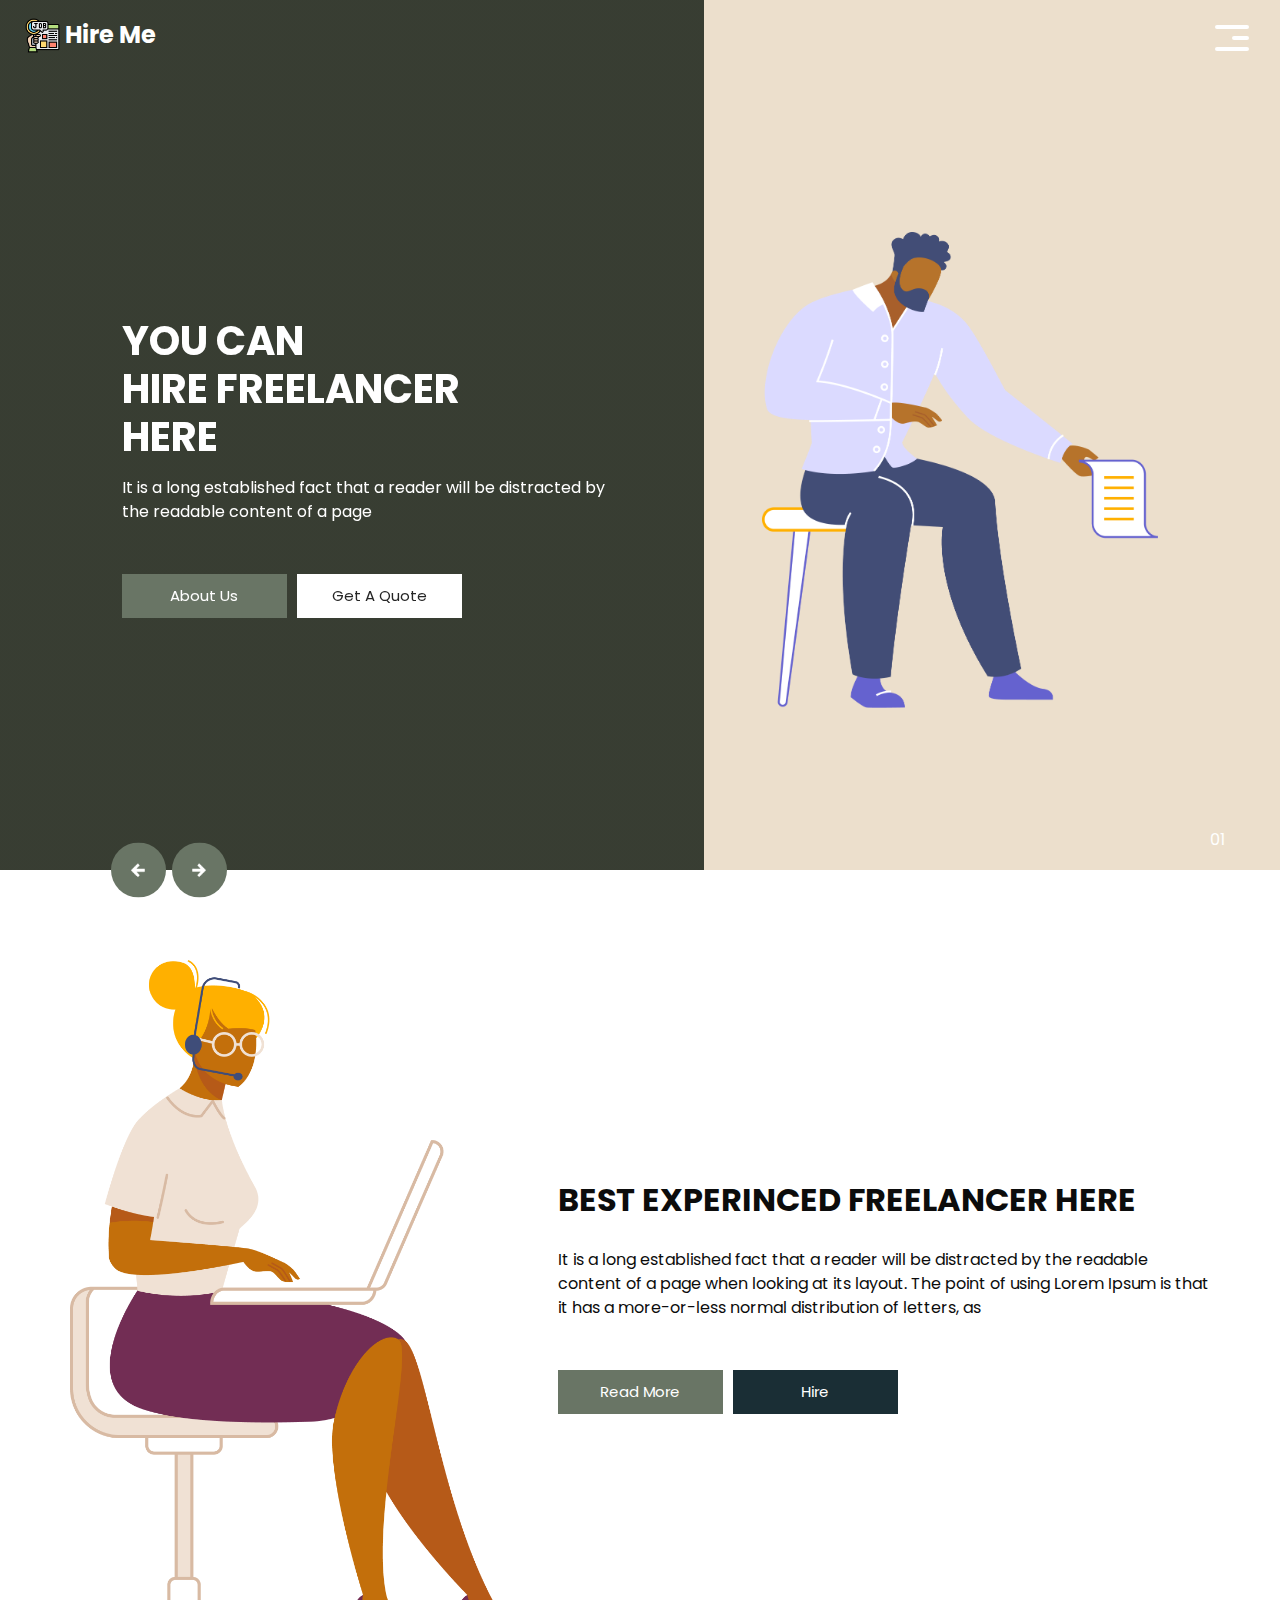
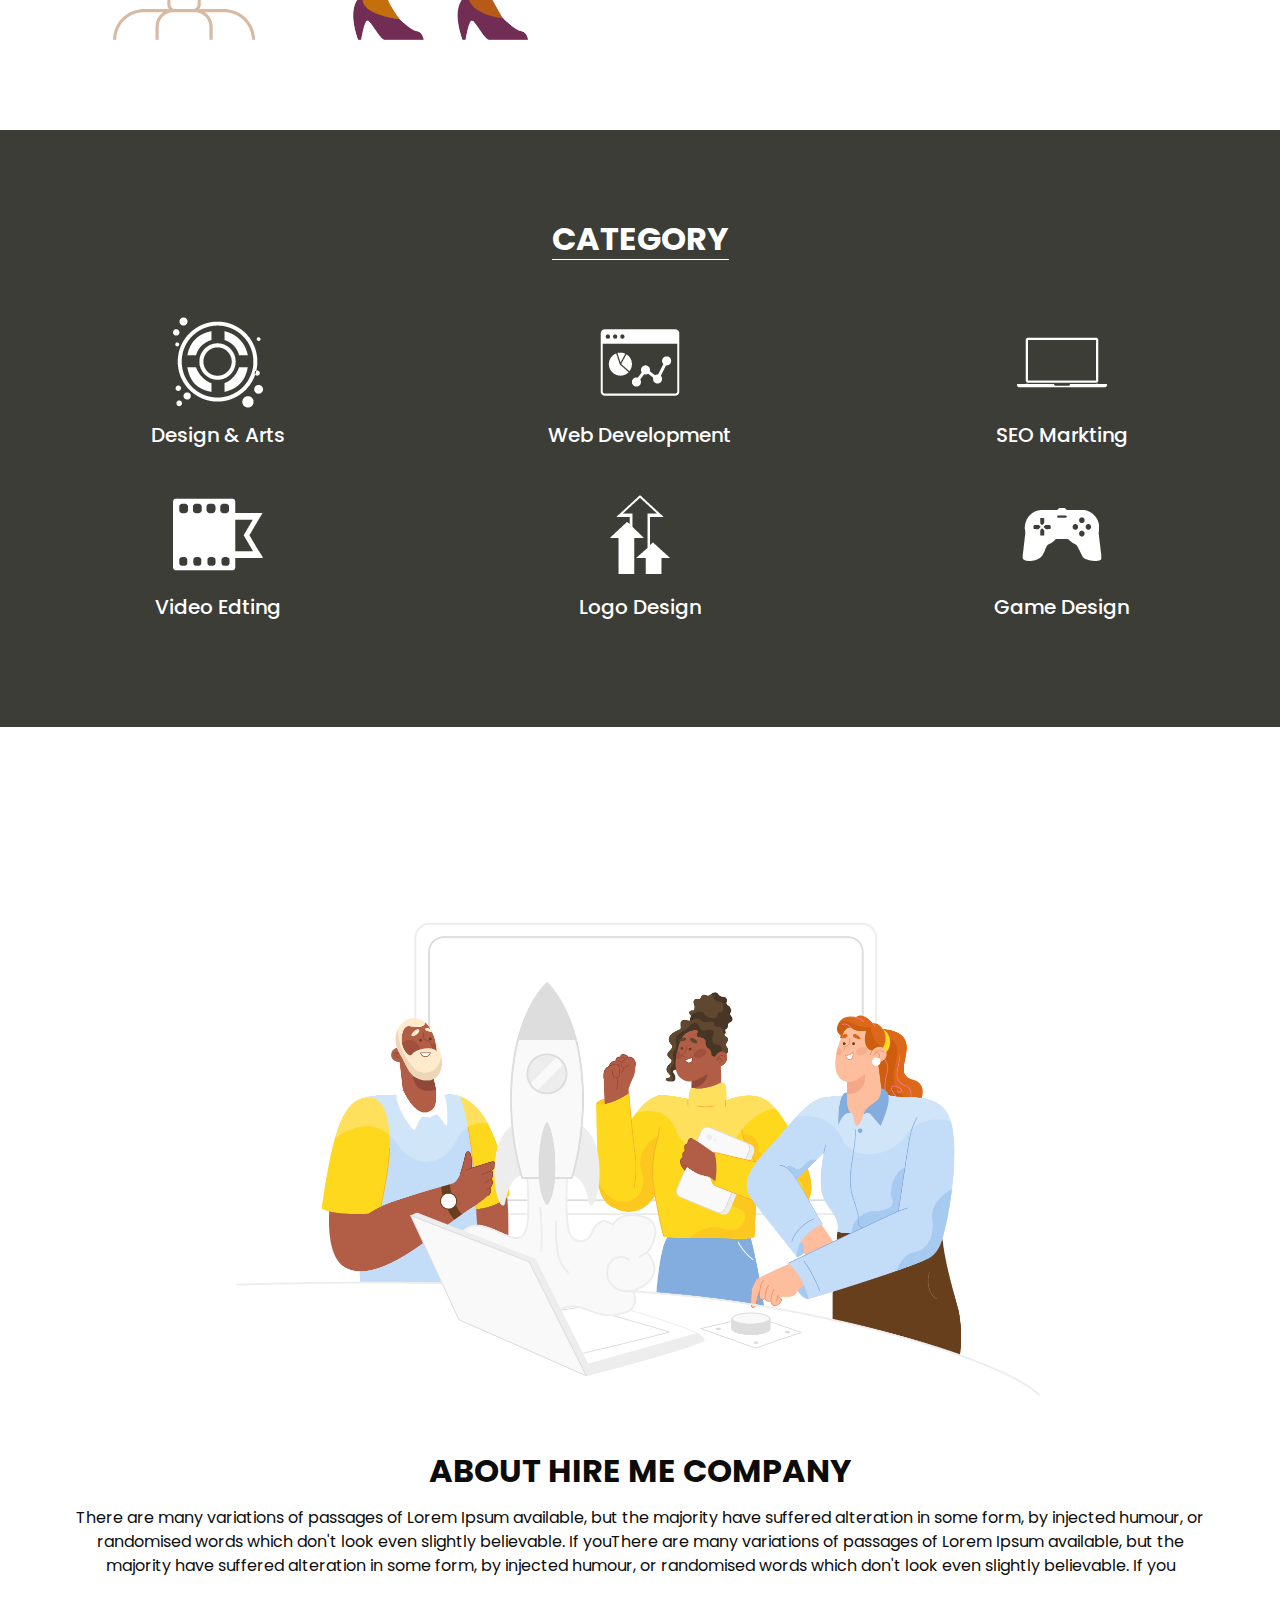
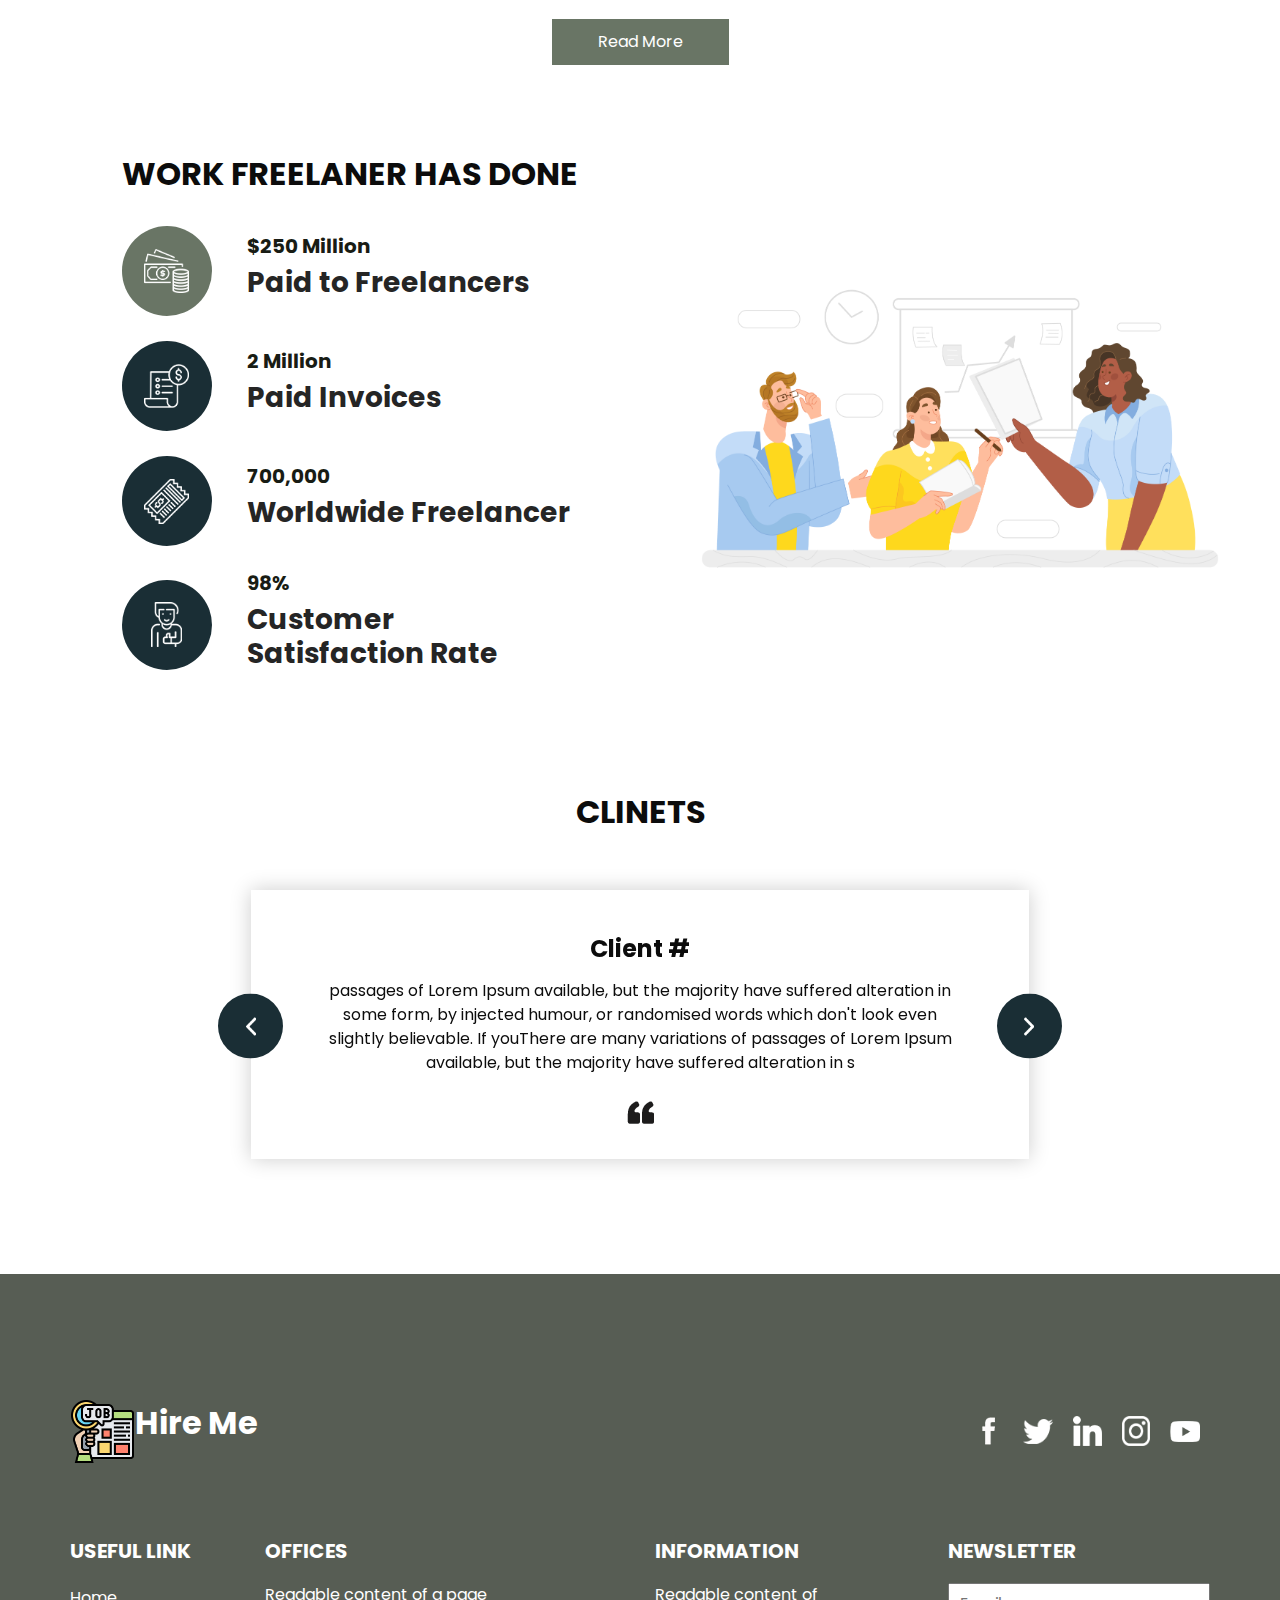
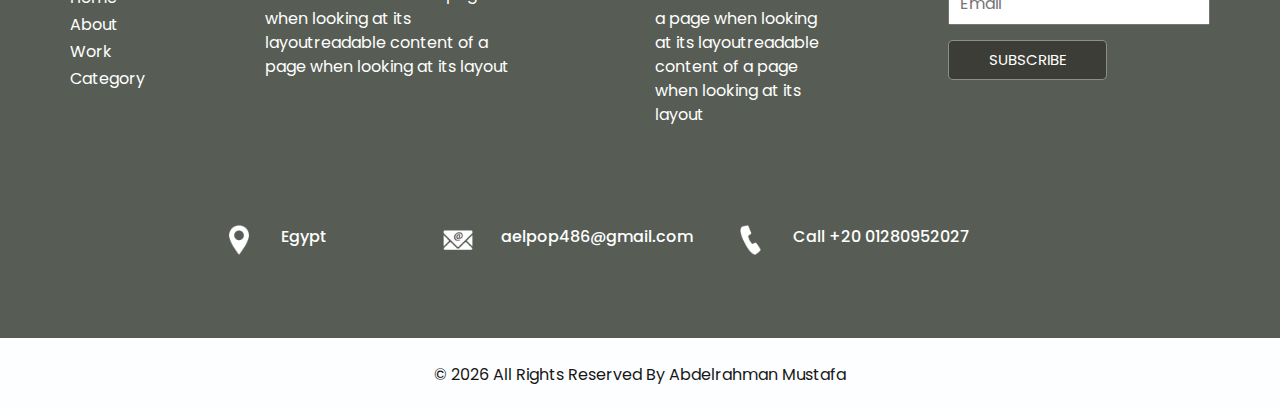
<file: index.html>
<!DOCTYPE html>
<html>

<head>
  <!-- Basic -->
  <meta charset="utf-8" />
  <meta http-equiv="X-UA-Compatible" content="IE=edge" />
  <!-- Mobile Metas -->
  <meta name="viewport" content="width=device-width, initial-scale=1, shrink-to-fit=no" />
  <!-- Site Metas -->
  <meta name="keywords" content="" />
  <meta name="description" content="" />
  <meta name="author" content="" />

  <title>Hire Me</title>

  <!-- bootstrap core css -->
  <link rel="stylesheet" type="text/css" href="css/bootstrap.css" />

  <link href="https://fonts.googleapis.com/css?family=Poppins:400,700&display=swap" rel="stylesheet">
  <!-- Custom styles for this template -->
  <link href="css/style.css" rel="stylesheet" />
  <!-- responsive style -->
  <link href="css/responsive.css" rel="stylesheet" />
</head>

<body>
  <div class="hero_area">
    <!-- header section strats -->
    <header class="header_section">
      <div class="container-fluid">
        <nav class="navbar navbar-expand-lg custom_nav-container">
          <a class="navbar-brand" href="index.html">
            <img src="images/job.png" alt="" class="" />
            <span>
              Hire Me
            </span>
          </a>
          <button class="navbar-toggler" type="button" data-toggle="collapse" data-target="#navbarSupportedContent" aria-controls="navbarSupportedContent" aria-expanded="false" aria-label="Toggle navigation">
            <span class="navbar-toggler-icon"></span>
          </button>

          <div class="collapse navbar-collapse" id="navbarSupportedContent">
            <ul class="navbar-nav  ">
              <li class="nav-item active">
                <a class="nav-link" href="index.html">Home <span class="sr-only">(current)</span></a>
              </li>
              <li class="nav-item">
                <a class="nav-link" href="about.html"> About</a>
              </li>
              <li class="nav-item">
                <a class="nav-link" href="work.html">Work </a>
              </li>
              <li class="nav-item">
                <a class="nav-link" href="category.html"> Category </a>
              </li>
            </ul>
            <div class="user_option">
              <a href="SignIn.html">
                <span>
                  Login
                </span>
              </a>
              <form class="form-inline my-2 my-lg-0 ml-0 ml-lg-4 mb-3 mb-lg-0">
                <button class="btn  my-2 my-sm-0 nav_search-btn" type="submit"></button>
              </form>
            </div>
          </div>
          <div>
            <div class="custom_menu-btn ">
              <button>
                <span class=" s-1">

                </span>
                <span class="s-2">

                </span>
                <span class="s-3">

                </span>
              </button>
            </div>
          </div>

        </nav>
      </div>
    </header>
    <!-- end header section -->
    <!-- slider section -->
    <section class="slider_section ">
      <div class="carousel_btn-container">
        <a class="carousel-control-prev" href="#carouselExampleIndicators" role="button" data-slide="prev">
          <span class="sr-only">Previous</span>
        </a>
        <a class="carousel-control-next" href="#carouselExampleIndicators" role="button" data-slide="next">
          <span class="sr-only">Next</span>
        </a>
      </div>
      <div id="carouselExampleIndicators" class="carousel slide" data-ride="carousel">
        <ol class="carousel-indicators">
          <li data-target="#carouselExampleIndicators" data-slide-to="0" class="active">01</li>
          <li data-target="#carouselExampleIndicators" data-slide-to="1">02</li>
          <li data-target="#carouselExampleIndicators" data-slide-to="2">03</li>
        </ol>
        <div class="carousel-inner">
          <div class="carousel-item active">
            <div class="container-fluid">
              <div class="row">
                <div class="col-md-5 offset-md-1">
                  <div class="detail-box">
                    <h1>
                      You Can <br>
                      Hire Freelancer <br>
                      Here
                    </h1>
                    <p>
                      It is a long established fact that a reader will be distracted by
                      the readable content of a page
                    </p>
                    <div class="btn-box">
                      <a href="" class="btn-1">
                        About Us
                      </a>
                      <a href="" class="btn-2">
                        Get A Quote
                      </a>
                    </div>
                  </div>
                </div>
                <div class="offset-md-1 col-md-4 img-container">
                  <div class="img-box">
                    <img src="images/character 1.png" alt="">
                  </div>
                </div>
              </div>
            </div>
          </div>
          <div class="carousel-item ">
            <div class="container-fluid">
              <div class="row">
                <div class="col-md-5 offset-md-1">
                  <div class="detail-box">
                    <h1>
                      You Can <br>
                      Hire Freelancer <br>
                      Here
                    </h1>
                    <p>
                      It is a long established fact that a reader will be distracted by
                      the readable content of a page
                    </p>
                    <div class="btn-box">
                      <a href="" class="btn-1">
                        About Us
                      </a>
                      <a href="" class="btn-2">
                        Get A Quote
                      </a>
                    </div>
                  </div>
                </div>
                <div class="offset-md-1 col-md-4 img-container">
                  <div class="img-box">
                    <img src="images/character 13.png" alt="">
                  </div>
                </div>
              </div>
            </div>
          </div>
          <div class="carousel-item ">
            <div class="container-fluid">
              <div class="row">
                <div class="col-md-5 offset-md-1">
                  <div class="detail-box">
                    <h1>
                      You Can <br>
                      Hire Freelancer <br>
                      Here
                    </h1>
                    <p>
                      It is a long established fact that a reader will be distracted by
                      the readable content of a page
                    </p>
                    <div class="btn-box">
                      <a href="" class="btn-1">
                        About Us
                      </a>
                      <a href="" class="btn-2">
                        Get A Quote
                      </a>
                    </div>
                  </div>
                </div>
                <div class="offset-md-1 col-md-4 img-container">
                  <div class="img-box">
                    <img src="images/slider-img.png" alt="">
                  </div>
                </div>
              </div>
            </div>
          </div>
        </div>

      </div>

    </section>
    <!-- end slider section -->
  </div>


  <!-- experience section -->

  <section class="experience_section layout_padding">
    <div class="container">
      <div class="row">
        <div class="col-md-5">
          <div class="img-box">
            <img src="images/character 9.png" alt="">
          </div>
        </div>
        <div class="col-md-7">
          <div class="detail-box">
            <div class="heading_container">
              <h2>
                Best Experinced Freelancer Here
              </h2>
            </div>
            <p>
              It is a long established fact that a reader will be distracted by the readable content of a page when looking at its layout. The point of using Lorem Ipsum is that it has a more-or-less normal distribution of letters, as
            </p>
            <div class="btn-box">
              <a href="" class="btn-1">
                Read More
              </a>
              <a href="" class="btn-2">
                Hire
              </a>
            </div>
          </div>
        </div>

      </div>
    </div>
  </section>

  <!-- end experience section -->

  <!-- category section -->

  <section class="category_section layout_padding">
    <div class="container">
      <div class="heading_container">
        <h2>
          Category
        </h2>
      </div>
      <div class="category_container">
        <div class="box">
          <div class="img-box">
            <img src="images/c1.png" alt="">
          </div>
          <div class="detail-box">
            <h5>
              Design & Arts
            </h5>
          </div>
        </div>
        <div class="box">
          <div class="img-box">
            <img src="images/c2.png" alt="">
          </div>
          <div class="detail-box">
            <h5>
              Web Development
            </h5>
          </div>
        </div>
        <div class="box">
          <div class="img-box">
            <img src="images/c3.png" alt="">
          </div>
          <div class="detail-box">
            <h5>
              SEO Markting
            </h5>
          </div>
        </div>
        <div class="box">
          <div class="img-box">
            <img src="images/c4.png" alt="">
          </div>
          <div class="detail-box">
            <h5>
              Video Edting
            </h5>
          </div>
        </div>
        <div class="box">
          <div class="img-box">
            <img src="images/c5.png" alt="">
          </div>
          <div class="detail-box">
            <h5>
              Logo Design
            </h5>
          </div>
        </div>
        <div class="box">
          <div class="img-box">
            <img src="images/c6.png" alt="">
          </div>
          <div class="detail-box">
            <h5>
              Game Design
            </h5>
          </div>
        </div>
      </div>
    </div>
  </section>


  <!-- end category section -->

  <!-- about section -->

  <section class="about_section layout_padding">
    <div class="container">
      <div class="row">
        <div class="col-md-10 col-lg-9 mx-auto">
          <div class="img-box">
            <img src="images/DrawKit Vector Illustration Team Work (6).png" alt="">
          </div>
        </div>
      </div>
      <div class="detail-box">
        <h2>
          About Hire Me Company
        </h2>
        <p>
          There are many variations of passages of Lorem Ipsum available, but the majority have suffered alteration in some form, by injected humour, or randomised words which don't look even slightly believable. If youThere are many variations of passages of Lorem Ipsum available, but the majority have suffered alteration in some form, by injected humour, or randomised words which don't look even slightly believable. If you
        </p>
        <a href="">
          Read More
        </a>
      </div>
    </div>
  </section>

  <!-- end about section -->

  <!-- freelance section -->

  <section class="freelance_section ">
    <div id="accordion">
      <div class="container-fluid">
        <div class="row">
          <div class="col-md-5 offset-md-1">
            <div class="detail-box">
              <div class="heading_container">
                <h2>
                  Work Freelaner Has Done
                </h2>
              </div>
              <div class="tab_container">
                <div class="t-link-box" data-toggle="collapse" data-target="#collapseOne" aria-expanded="true" aria-controls="collapseOne">
                  <div class="img-box">
                    <img src="images/f1.png" alt="">
                  </div>
                  <div class="detail-box">
                    <h5>
                      $250 Million
                    </h5>
                    <h3>
                      Paid to Freelancers
                    </h3>
                  </div>
                </div>
                <div class="t-link-box collapsed" data-toggle="collapse" data-target="#collapseTwo" aria-expanded="false" aria-controls="collapseTwo">
                  <div class="img-box">
                    <img src="images/f2.png" alt="">
                  </div>
                  <div class="detail-box">
                    <h5>
                      2 Million
                    </h5>
                    <h3>
                      Paid Invoices
                    </h3>
                  </div>
                </div>
                <div class="t-link-box collapsed" data-toggle="collapse" data-target="#collapseThree" aria-expanded="false" aria-controls="collapseThree">
                  <div class="img-box">
                    <img src="images/f3.png" alt="">
                  </div>
                  <div class="detail-box">
                    <h5>
                      700,000
                    </h5>
                    <h3>
                      Worldwide Freelancer
                    </h3>
                  </div>
                </div>
                <div class="t-link-box collapsed" data-toggle="collapse" data-target="#collapseFour" aria-expanded="false" aria-controls="collapseFour">
                  <div class="img-box">
                    <img src="images/f4.png" alt="">
                  </div>
                  <div class="detail-box">
                    <h5>
                      98%
                    </h5>
                    <h3>
                      Customer <br>
                      Satisfaction Rate
                    </h3>
                  </div>
                </div>
              </div>
            </div>
          </div>
          <div class="col-md-6">
            <div class="collapse show" id="collapseOne" aria-labelledby="headingOne" data-parent="#accordion">
              <div class="img-box">
                <img src="images/DrawKit Vector Illustration Team Work (2).png" alt="">
              </div>
            </div>
            <div class="collapse" id="collapseTwo" aria-labelledby="headingTwo" data-parent="#accordion">
              <div class="img-box">
                <img src="images/DrawKit Vector Illustration Team Work (2).png" alt="">
              </div>
            </div>
            <div class="collapse" id="collapseThree" aria-labelledby="headingThree" data-parent="#accordion">
              <div class="img-box">
                <img src="images/DrawKit Vector Illustration Team Work (2).png" alt="">
              </div>
            </div>
            <div class="collapse" id="collapseFour" aria-labelledby="headingfour" data-parent="#accordion">
              <div class="img-box">
                <img src="images/DrawKit Vector Illustration Team Work (2).png" alt="">
              </div>
            </div>
          </div>
        </div>
      </div>
    </div>
  </section>

  <!-- end freelance section -->

  <!-- client section -->

  <section class="client_section layout_padding">
    <div class="container">
      <div class="row">
        <div class="col-lg-9 col-md-10 mx-auto">
          <div class="heading_container">
            <h2>
              Clinets
            </h2>
          </div>
          <div id="carouselExampleControls" class="carousel slide" data-ride="carousel">
            <div class="carousel-inner">
              <div class="carousel-item active">
                <div class="detail-box">
                  <h4>
                    Client #
                  </h4>
                  <p>
                    passages of Lorem Ipsum available, but the majority have suffered alteration in some form, by injected humour, or randomised words which don't look even slightly believable. If youThere are many variations of passages of Lorem Ipsum available, but the majority have suffered alteration in s
                  </p>
                  <img src="images/quote.png" alt="">
                </div>
              </div>
              <div class="carousel-item">
                <div class="detail-box">
                  <h4>
                    Client #
                  </h4>
                  <p>
                    passages of Lorem Ipsum available, but the majority have suffered alteration in some form, by injected humour, or randomised words which don't look even slightly believable. If youThere are many variations of passages of Lorem Ipsum available, but the majority have suffered alteration in s
                  </p>
                  <img src="images/quote.png" alt="">
                </div>
              </div>
              <div class="carousel-item">
                <div class="detail-box">
                  <h4>
                    Client #
                  </h4>
                  <p>
                    passages of Lorem Ipsum available, but the majority have suffered alteration in some form, by injected humour, or randomised words which don't look even slightly believable. If youThere are many variations of passages of Lorem Ipsum available, but the majority have suffered alteration in s
                  </p>
                  <img src="images/quote.png" alt="">
                </div>
              </div>
            </div>
            <a class="carousel-control-prev" href="#carouselExampleControls" role="button" data-slide="prev">
              <span class="sr-only">Previous</span>
            </a>
            <a class="carousel-control-next" href="#carouselExampleControls" role="button" data-slide="next">
              <span class="sr-only">Next</span>
            </a>
          </div>
        </div>
      </div>
    </div>
  </section>

  <!-- end client section -->



  <!-- info section -->

  <section class="info_section ">
    <div class="info_container layout_padding-top">
      <div class="container">
        <div class="info_top">
          <div class="info_logo">
            <img src="images/job.png" alt="" class="" />
            <span>
              Hire Me
            </span>
          </div>
          <div class="social_box">
            <a href="#">
              <img src="images/fb.png" alt="">
            </a>
            <a href="#">
              <img src="images/twitter.png" alt="">
            </a>
            <a href="#">
              <img src="images/linkedin.png" alt="">
            </a>
            <a href="#">
              <img src="images/instagram.png" alt="">
            </a>
            <a href="#">
              <img src="images/youtube.png" alt="">
            </a>
          </div>
        </div>

        <div class="info_main">
          <div class="row">
            <div class="col-md-3 col-lg-2">
              <div class="info_link-box">
                <h5>
                  Useful Link
                </h5>
                <ul>
                  <li class=" active">
                    <a class="" href="index.html">Home <span class="sr-only">(current)</span></a>
                  </li>
                  <li class="">
                    <a class="" href="about.html">About </a>
                  </li>
                  <li class="">
                    <a class="" href="work.html">Work </a>
                  </li>
                  <li class="">
                    <a class="" href="category.html">Category </a>
                  </li>
                </ul>
              </div>
            </div>
            <div class="col-md-3 ">
              <h5>
                Offices
              </h5>
              <p>
                Readable content of a page when looking at its layoutreadable content of a page when looking at its layout
              </p>
            </div>

            <div class="col-md-3 col-lg-2 offset-lg-1">
              <h5>
                Information
              </h5>
              <p>
                Readable content of a page when looking at its layoutreadable content of a page when looking at its layout
              </p>
            </div>

            <div class="col-md-3  offset-lg-1">
              <div class="info_form ">
                <h5>
                  Newsletter
                </h5>
                <form action="">
                  <input type="email" placeholder="Email">
                  <button>
                    Subscribe
                  </button>
                </form>
              </div>
            </div>
          </div>
        </div>
        <div class="row">
          <div class="col-lg-9 col-md-10 mx-auto">
            <div class="info_contact layout_padding2">
              <div class="row">
                <div class="col-md-3">
                  <a href="#" class="link-box">
                    <div class="img-box">
                      <img src="images/location.png" alt="">
                    </div>
                    <div class="detail-box">
                      <h6>
                        Egypt
                      </h6>
                    </div>
                  </a>
                </div>
                <div class="col-md-4">
                  <a href="#" class="link-box">
                    <div class="img-box">
                      <img src="images/mail.png" alt="">
                    </div>
                    <div class="detail-box">
                      <h6>
                        aelpop486@gmail.com
                      </h6>
                    </div>
                  </a>
                </div>
                <div class="col-md-5">
                  <a href="#" class="link-box">
                    <div class="img-box">
                      <img src="images/call.png" alt="">
                    </div>
                    <div class="detail-box">
                      <h6>
                        Call +20 01280952027
                      </h6>
                    </div>
                  </a>
                </div>
              </div>
            </div>
          </div>
        </div>

      </div>
    </div>
  </section>

  <!-- end info section -->

  <!-- footer section -->
  <footer class="container-fluid footer_section ">
    <div class="container">
      <p>
        &copy; <span id="displayDate"></span> All Rights Reserved By
        <a href="https://mostaql.com/u/AbdoMostafa122/portfolio">Abdelrahman Mustafa</a>
      </p>
    </div>
  </footer>
  <!-- end  footer section -->


  <script src="js/jquery-3.4.1.min.js"></script>
  <script src="js/bootstrap.js"></script>
  <script src="js/custom.js"></script>


</body>
</body>

</html>
</file>
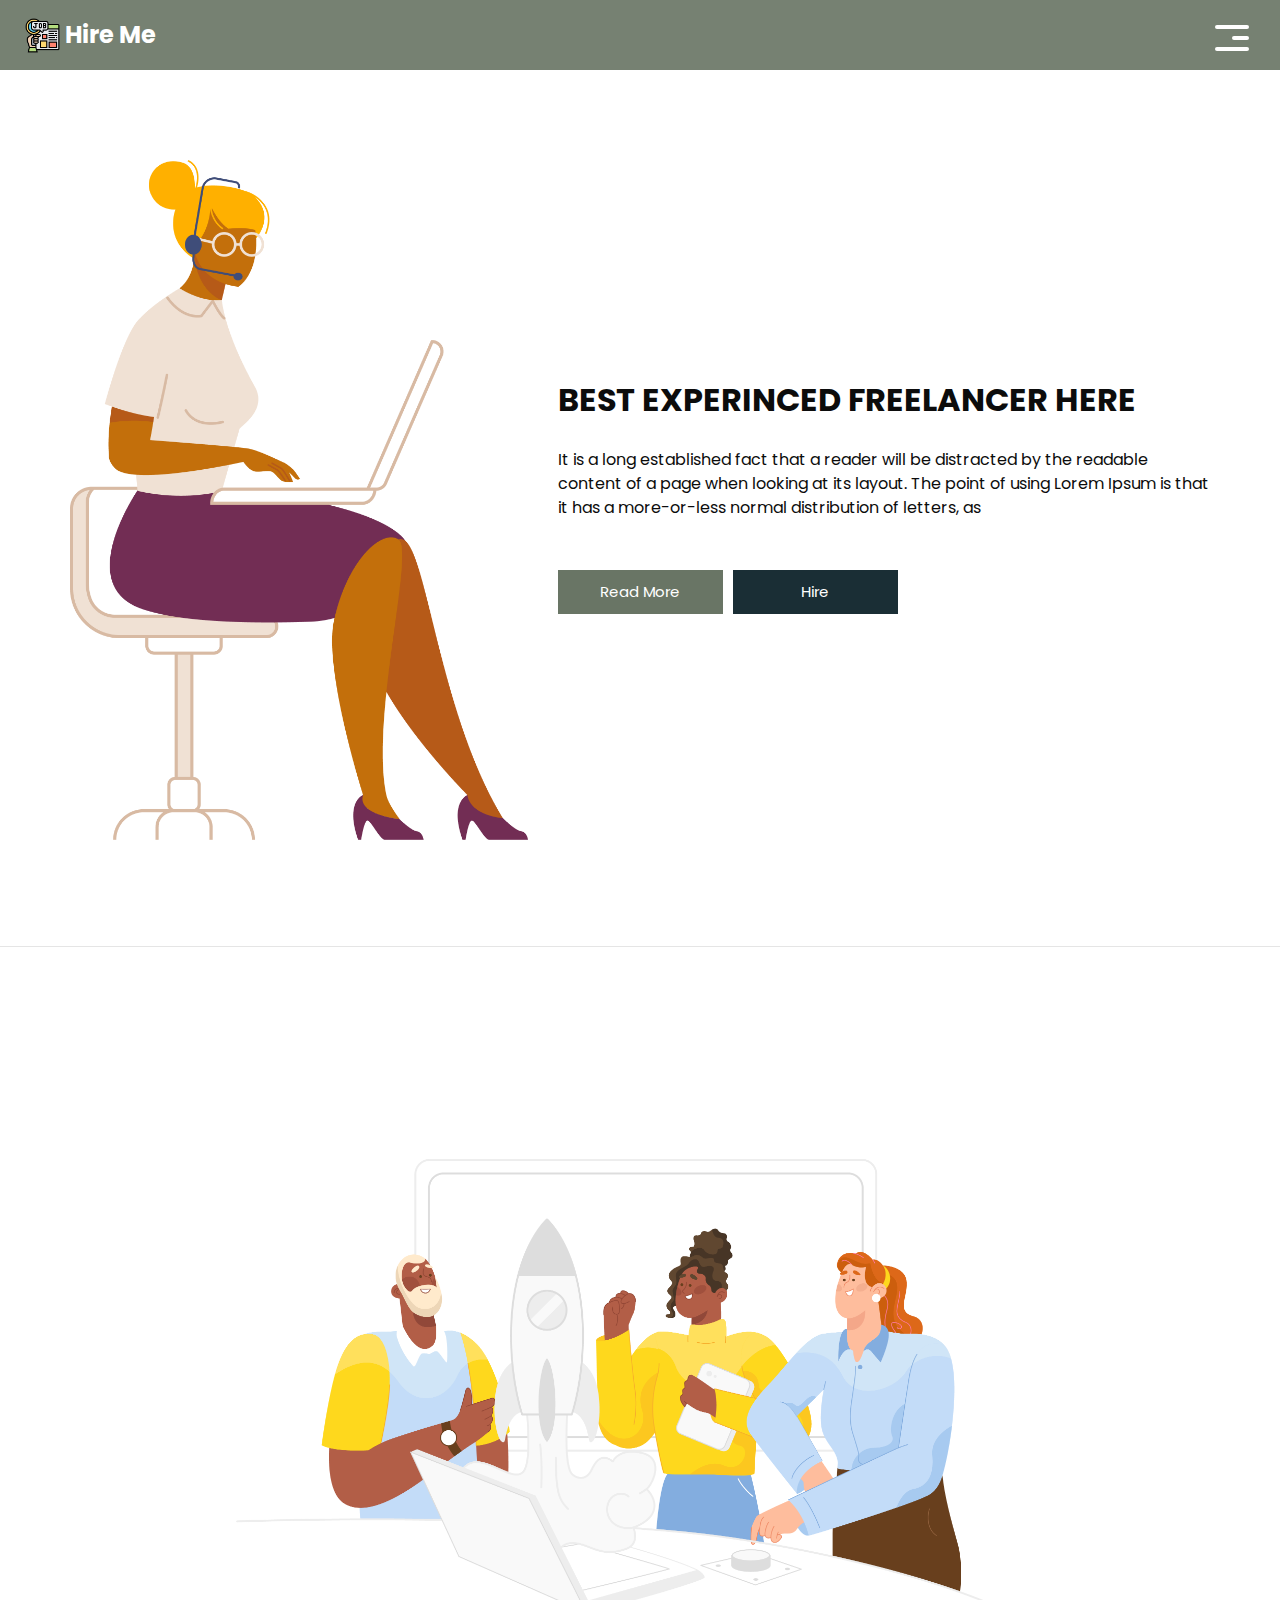
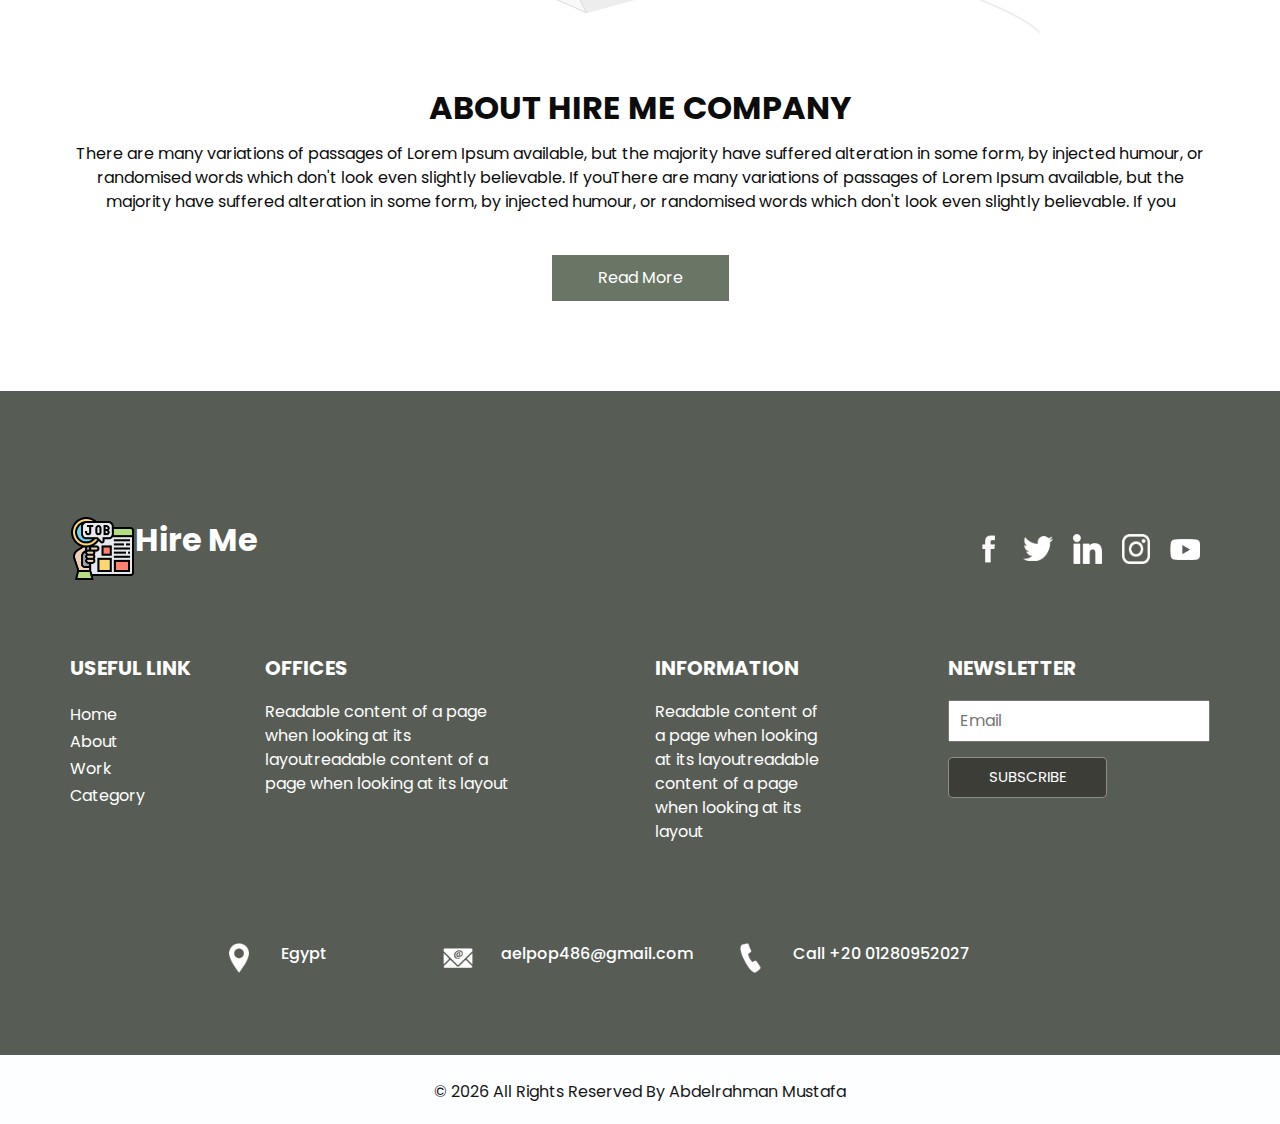
<file: about.html>
<!DOCTYPE html>
<html>

<head>
  <!-- Basic -->
  <meta charset="utf-8" />
  <meta http-equiv="X-UA-Compatible" content="IE=edge" />
  <!-- Mobile Metas -->
  <meta name="viewport" content="width=device-width, initial-scale=1, shrink-to-fit=no" />
  <!-- Site Metas -->
  <meta name="keywords" content="" />
  <meta name="description" content="" />
  <meta name="author" content="" />

  <title>Hire Me</title>

  <!-- bootstrap core css -->
  <link rel="stylesheet" type="text/css" href="css/bootstrap.css" />

  <link href="https://fonts.googleapis.com/css?family=Poppins:400,700&display=swap" rel="stylesheet">
  <!-- Custom styles for this template -->
  <link href="css/style.css" rel="stylesheet" />
  <!-- responsive style -->
  <link href="css/responsive.css" rel="stylesheet" />
</head>

<body class="sub_page">
  <div class="hero_area">
    <!-- header section strats -->
    <header class="header_section">
      <div class="container-fluid">
        <nav class="navbar navbar-expand-lg custom_nav-container">
          <a class="navbar-brand" href="index.html">
            <img src="images/job.png" alt="" />
            <span>
              Hire Me
            </span>
          </a>
          <button class="navbar-toggler" type="button" data-toggle="collapse" data-target="#navbarSupportedContent" aria-controls="navbarSupportedContent" aria-expanded="false" aria-label="Toggle navigation">
            <span class="navbar-toggler-icon"></span>
          </button>

          <div class="collapse navbar-collapse" id="navbarSupportedContent">
            <ul class="navbar-nav  ">
              <li class="nav-item">
                <a class="nav-link" href="index.html">Home <span class="sr-only">(current)</span></a>
              </li>
              <li class="nav-item active">
                <a class="nav-link" href="about.html"> About</a>
              </li>
              <li class="nav-item">
                <a class="nav-link" href="work.html">Work </a>
              </li>
              <li class="nav-item">
                <a class="nav-link" href="category.html"> Category </a>
              </li>
            </ul>
            <div class="user_option">
              <a href="">
                <span>
                  Login
                </span>
              </a>
              <form class="form-inline my-2 my-lg-0 ml-0 ml-lg-4 mb-3 mb-lg-0">
                <button class="btn  my-2 my-sm-0 nav_search-btn" type="submit"></button>
              </form>
            </div>
          </div>
          <div>
            <div class="custom_menu-btn ">
              <button>
                <span class=" s-1">

                </span>
                <span class="s-2">

                </span>
                <span class="s-3">

                </span>
              </button>
            </div>
          </div>

        </nav>
      </div>
    </header>
    <!-- end header section -->
  </div>


  <!-- experience section -->
  
  <section class="experience_section layout_padding">
    <div class="container">
      <div class="row">
        <div class="col-md-5">
          <div class="img-box">
            <img src="images/character 9.png" alt="">
          </div>
        </div>
        <div class="col-md-7">
          <div class="detail-box">
            <div class="heading_container">
              <h2>
                Best Experinced Freelancer Here
              </h2>
            </div>
            <p>
              It is a long established fact that a reader will be distracted by the readable content of a page when
              looking at its layout. The point of using Lorem Ipsum is that it has a more-or-less normal distribution of
              letters, as
            </p>
            <div class="btn-box">
              <a href="" class="btn-1">
                Read More
              </a>
              <a href="" class="btn-2">
                Hire
              </a>
            </div>
          </div>
        </div>
  
      </div>
    </div>
  </section>
  
  <!-- end experience section -->
  
  <hr>
  <!-- about section -->
  
  <section class="about_section layout_padding">
    <div class="container">
      <div class="row">
        <div class="col-md-10 col-lg-9 mx-auto">
          <div class="img-box">
            <img src="images/DrawKit Vector Illustration Team Work (6).png" alt="">
          </div>
        </div>
      </div>
      <div class="detail-box">
        <h2>
          About Hire Me Company
        </h2>
        <p>
          There are many variations of passages of Lorem Ipsum available, but the majority have suffered alteration in
          some form, by injected humour, or randomised words which don't look even slightly believable. If youThere are
          many variations of passages of Lorem Ipsum available, but the majority have suffered alteration in some form, by
          injected humour, or randomised words which don't look even slightly believable. If you
        </p>
        <a href="">
          Read More
        </a>
      </div>
    </div>
  </section>
  
  <!-- end about section -->
  <!-- info section -->

  <section class="info_section ">
    <div class="info_container layout_padding-top">
      <div class="container">
        <div class="info_top">
          <div class="info_logo">
            <img src="images/job.png" alt="" class="" />
            <span>
              Hire Me
            </span>
          </div>
          <div class="social_box">
            <a href="#">
              <img src="images/fb.png" alt="">
            </a>
            <a href="#">
              <img src="images/twitter.png" alt="">
            </a>
            <a href="#">
              <img src="images/linkedin.png" alt="">
            </a>
            <a href="#">
              <img src="images/instagram.png" alt="">
            </a>
            <a href="#">
              <img src="images/youtube.png" alt="">
            </a>
          </div>
        </div>
  
        <div class="info_main">
          <div class="row">
            <div class="col-md-3 col-lg-2">
              <div class="info_link-box">
                <h5>
                  Useful Link
                </h5>
                <ul>
                  <li class=" active">
                    <a class="" href="index.html">Home <span class="sr-only">(current)</span></a>
                  </li>
                  <li class="">
                    <a class="" href="about.html">About </a>
                  </li>
                  <li class="">
                    <a class="" href="work.html">Work </a>
                  </li>
                  <li class="">
                    <a class="" href="category.html">Category </a>
                  </li>
                </ul>
              </div>
            </div>
            <div class="col-md-3 ">
              <h5>
                Offices
              </h5>
              <p>
                Readable content of a page when looking at its layoutreadable content of a page when looking at its layout
              </p>
            </div>
  
            <div class="col-md-3 col-lg-2 offset-lg-1">
              <h5>
                Information
              </h5>
              <p>
                Readable content of a page when looking at its layoutreadable content of a page when looking at its layout
              </p>
            </div>
  
            <div class="col-md-3  offset-lg-1">
              <div class="info_form ">
                <h5>
                  Newsletter
                </h5>
                <form action="">
                  <input type="email" placeholder="Email">
                  <button>
                    Subscribe
                  </button>
                </form>
              </div>
            </div>
          </div>
        </div>
        <div class="row">
          <div class="col-lg-9 col-md-10 mx-auto">
            <div class="info_contact layout_padding2">
              <div class="row">
                <div class="col-md-3">
                  <a href="#" class="link-box">
                    <div class="img-box">
                      <img src="images/location.png" alt="">
                    </div>
                    <div class="detail-box">
                      <h6>
                        Egypt
                      </h6>
                    </div>
                  </a>
                </div>
                <div class="col-md-4">
                  <a href="#" class="link-box">
                    <div class="img-box">
                      <img src="images/mail.png" alt="">
                    </div>
                    <div class="detail-box">
                      <h6>
                        aelpop486@gmail.com
                      </h6>
                    </div>
                  </a>
                </div>
                <div class="col-md-5">
                  <a href="#" class="link-box">
                    <div class="img-box">
                      <img src="images/call.png" alt="">
                    </div>
                    <div class="detail-box">
                      <h6>
                        Call +20 01280952027
                      </h6>
                    </div>
                  </a>
                </div>
              </div>
            </div>
          </div>
        </div>
  
      </div>
    </div>
  </section>
  
  <!-- end info section -->
  
  <!-- footer section -->
  <footer class="container-fluid footer_section ">
    <div class="container">
      <p>
        &copy; <span id="displayDate"></span> All Rights Reserved By
        <a href="https://mostaql.com/u/AbdoMostafa122/portfolio">Abdelrahman Mustafa</a>
      </p>
    </div>
  </footer>
  <!-- end  footer section -->



  <script src="js/jquery-3.4.1.min.js"></script>
  <script src="js/bootstrap.js"></script>
  <script src="js/custom.js"></script>


</body>
</body>

</html>
</file>
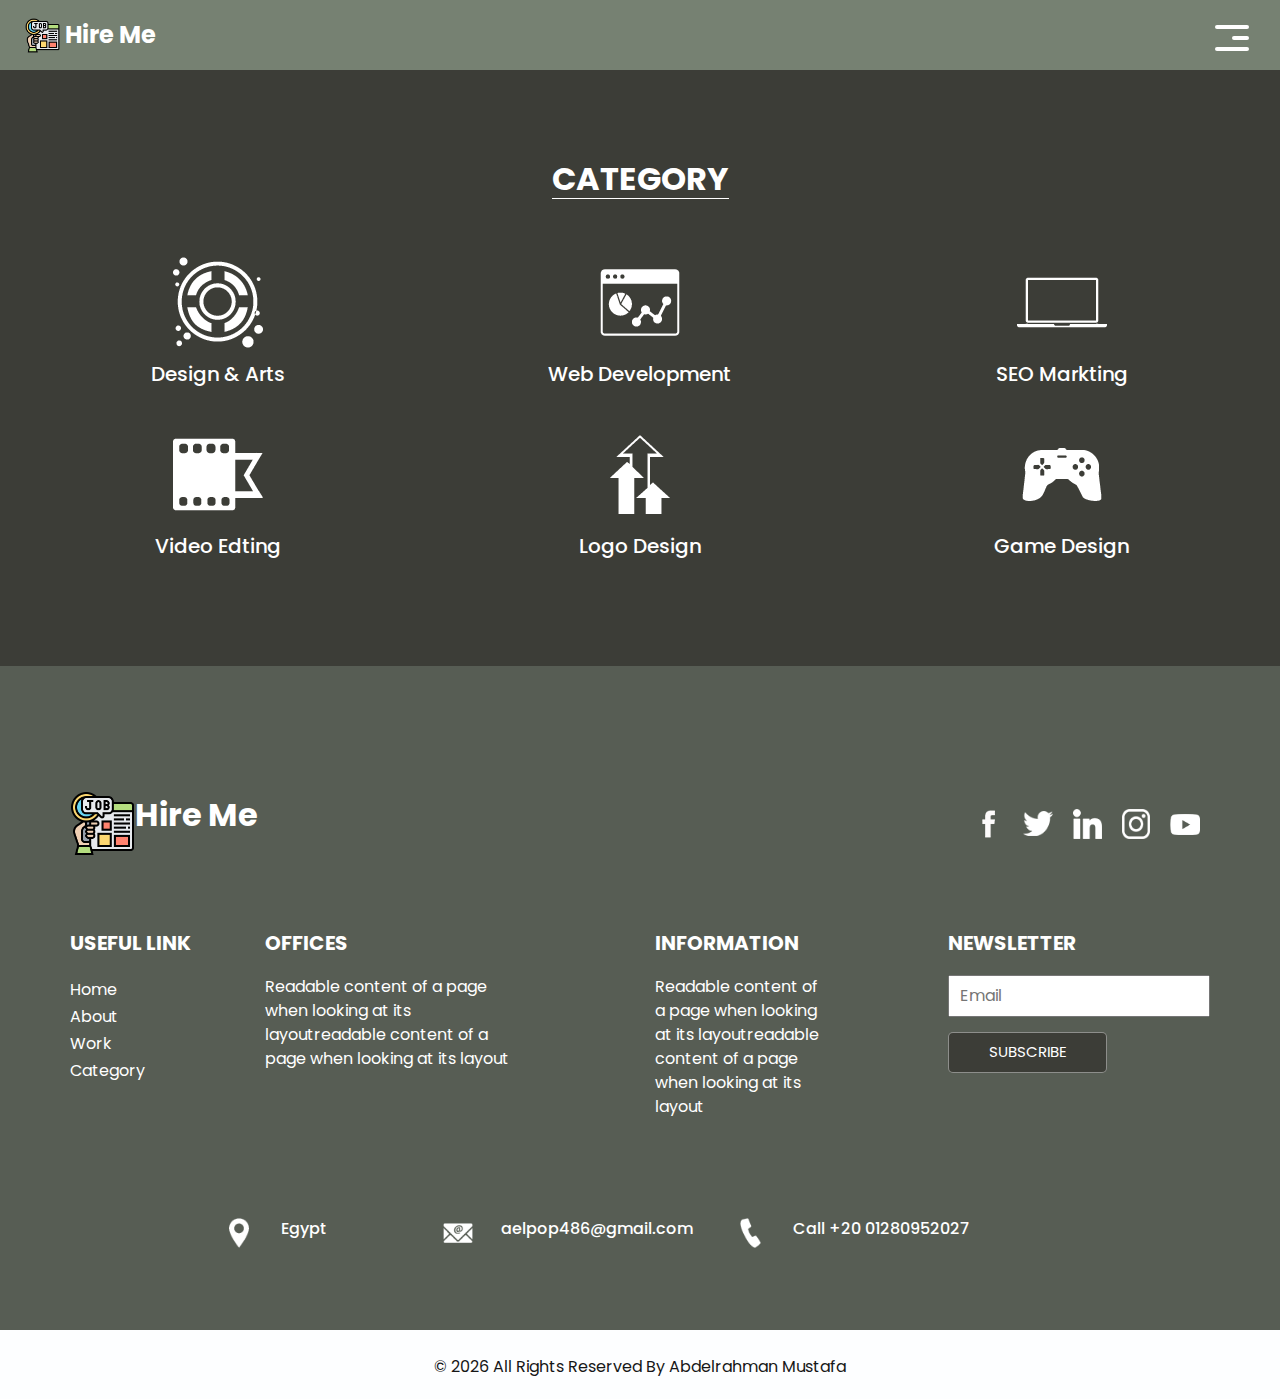
<file: category.html>
<!DOCTYPE html>
<html>

<head>
  <!-- Basic -->
  <meta charset="utf-8" />
  <meta http-equiv="X-UA-Compatible" content="IE=edge" />
  <!-- Mobile Metas -->
  <meta name="viewport" content="width=device-width, initial-scale=1, shrink-to-fit=no" />
  <!-- Site Metas -->
  <meta name="keywords" content="" />
  <meta name="description" content="" />
  <meta name="author" content="" />

  <title>Hire Me</title>

  <!-- bootstrap core css -->
  <link rel="stylesheet" type="text/css" href="css/bootstrap.css" />

  <link href="https://fonts.googleapis.com/css?family=Poppins:400,700&display=swap" rel="stylesheet">
  <!-- Custom styles for this template -->
  <link href="css/style.css" rel="stylesheet" />
  <!-- responsive style -->
  <link href="css/responsive.css" rel="stylesheet" />
</head>

<body class="sub_page">
  <div class="hero_area">
    <!-- header section strats -->
    <header class="header_section">
      <div class="container-fluid">
        <nav class="navbar navbar-expand-lg custom_nav-container">
          <a class="navbar-brand" href="index.html">
            <img src="images/job.png" alt="" class="" />
            <span>
              Hire Me
            </span>
          </a>
          <button class="navbar-toggler" type="button" data-toggle="collapse" data-target="#navbarSupportedContent"
            aria-controls="navbarSupportedContent" aria-expanded="false" aria-label="Toggle navigation">
            <span class="navbar-toggler-icon"></span>
          </button>
    
          <div class="collapse navbar-collapse" id="navbarSupportedContent">
            <ul class="navbar-nav  ">
              <li class="nav-item active">
                <a class="nav-link" href="index.html">Home <span class="sr-only">(current)</span></a>
              </li>
              <li class="nav-item">
                <a class="nav-link" href="about.html"> About</a>
              </li>
              <li class="nav-item">
                <a class="nav-link" href="work.html">Work </a>
              </li>
              <li class="nav-item">
                <a class="nav-link" href="category.html"> Category </a>
              </li>
            </ul>
            <div class="user_option">
              <a href="SignIn.html">
                <span>
                  Login
                </span>
              </a>
              <form class="form-inline my-2 my-lg-0 ml-0 ml-lg-4 mb-3 mb-lg-0">
                <button class="btn  my-2 my-sm-0 nav_search-btn" type="submit"></button>
              </form>
            </div>
          </div>
          <div>
            <div class="custom_menu-btn ">
              <button>
                <span class=" s-1">
    
                </span>
                <span class="s-2">
    
                </span>
                <span class="s-3">
    
                </span>
              </button>
            </div>
          </div>
    
        </nav>
      </div>
    </header>
    <!-- end header section -->
  </div>

  <!-- category section -->

  <section class="category_section layout_padding">
    <div class="container">
      <div class="heading_container">
        <h2>
          Category
        </h2>
      </div>
      <div class="category_container">
        <div class="box">
          <div class="img-box">
            <img src="images/c1.png" alt="">
          </div>
          <div class="detail-box">
            <h5>
              Design & Arts
            </h5>
          </div>
        </div>
        <div class="box">
          <div class="img-box">
            <img src="images/c2.png" alt="">
          </div>
          <div class="detail-box">
            <h5>
              Web Development
            </h5>
          </div>
        </div>
        <div class="box">
          <div class="img-box">
            <img src="images/c3.png" alt="">
          </div>
          <div class="detail-box">
            <h5>
              SEO Markting
            </h5>
          </div>
        </div>
        <div class="box">
          <div class="img-box">
            <img src="images/c4.png" alt="">
          </div>
          <div class="detail-box">
            <h5>
              Video Edting
            </h5>
          </div>
        </div>
        <div class="box">
          <div class="img-box">
            <img src="images/c5.png" alt="">
          </div>
          <div class="detail-box">
            <h5>
              Logo Design
            </h5>
          </div>
        </div>
        <div class="box">
          <div class="img-box">
            <img src="images/c6.png" alt="">
          </div>
          <div class="detail-box">
            <h5>
              Game Design
            </h5>
          </div>
        </div>
      </div>
    </div>
  </section>
  <!-- end category section -->

<!-- info section -->

<section class="info_section ">
  <div class="info_container layout_padding-top">
    <div class="container">
      <div class="info_top">
        <div class="info_logo">
          <img src="images/job.png" alt="" class="" />
          <span>
            Hire Me
          </span>
        </div>
        <div class="social_box">
          <a href="#">
            <img src="images/fb.png" alt="">
          </a>
          <a href="#">
            <img src="images/twitter.png" alt="">
          </a>
          <a href="#">
            <img src="images/linkedin.png" alt="">
          </a>
          <a href="#">
            <img src="images/instagram.png" alt="">
          </a>
          <a href="#">
            <img src="images/youtube.png" alt="">
          </a>
        </div>
      </div>

      <div class="info_main">
        <div class="row">
          <div class="col-md-3 col-lg-2">
            <div class="info_link-box">
              <h5>
                Useful Link
              </h5>
              <ul>
                <li class=" active">
                  <a class="" href="index.html">Home <span class="sr-only">(current)</span></a>
                </li>
                <li class="">
                  <a class="" href="about.html">About </a>
                </li>
                <li class="">
                  <a class="" href="work.html">Work </a>
                </li>
                <li class="">
                  <a class="" href="category.html">Category </a>
                </li>
              </ul>
            </div>
          </div>
          <div class="col-md-3 ">
            <h5>
              Offices
            </h5>
            <p>
              Readable content of a page when looking at its layoutreadable content of a page when looking at its layout
            </p>
          </div>

          <div class="col-md-3 col-lg-2 offset-lg-1">
            <h5>
              Information
            </h5>
            <p>
              Readable content of a page when looking at its layoutreadable content of a page when looking at its layout
            </p>
          </div>

          <div class="col-md-3  offset-lg-1">
            <div class="info_form ">
              <h5>
                Newsletter
              </h5>
              <form action="">
                <input type="email" placeholder="Email">
                <button>
                  Subscribe
                </button>
              </form>
            </div>
          </div>
        </div>
      </div>
      <div class="row">
        <div class="col-lg-9 col-md-10 mx-auto">
          <div class="info_contact layout_padding2">
            <div class="row">
              <div class="col-md-3">
                <a href="#" class="link-box">
                  <div class="img-box">
                    <img src="images/location.png" alt="">
                  </div>
                  <div class="detail-box">
                    <h6>
                      Egypt
                    </h6>
                  </div>
                </a>
              </div>
              <div class="col-md-4">
                <a href="#" class="link-box">
                  <div class="img-box">
                    <img src="images/mail.png" alt="">
                  </div>
                  <div class="detail-box">
                    <h6>
                      aelpop486@gmail.com
                    </h6>
                  </div>
                </a>
              </div>
              <div class="col-md-5">
                <a href="#" class="link-box">
                  <div class="img-box">
                    <img src="images/call.png" alt="">
                  </div>
                  <div class="detail-box">
                    <h6>
                      Call +20 01280952027
                    </h6>
                  </div>
                </a>
              </div>
            </div>
          </div>
        </div>
      </div>

    </div>
  </div>
</section>

<!-- end info section -->

<!-- footer section -->
<footer class="container-fluid footer_section ">
  <div class="container">
    <p>
      &copy; <span id="displayDate"></span> All Rights Reserved By
      <a href="https://mostaql.com/u/AbdoMostafa122/portfolio">Abdelrahman Mustafa</a>
    </p>
  </div>
</footer>
<!-- end  footer section -->



  <script src="js/jquery-3.4.1.min.js"></script>
  <script src="js/bootstrap.js"></script>
  <script src="js/custom.js"></script>

</body>
</body>

</html>
</file>
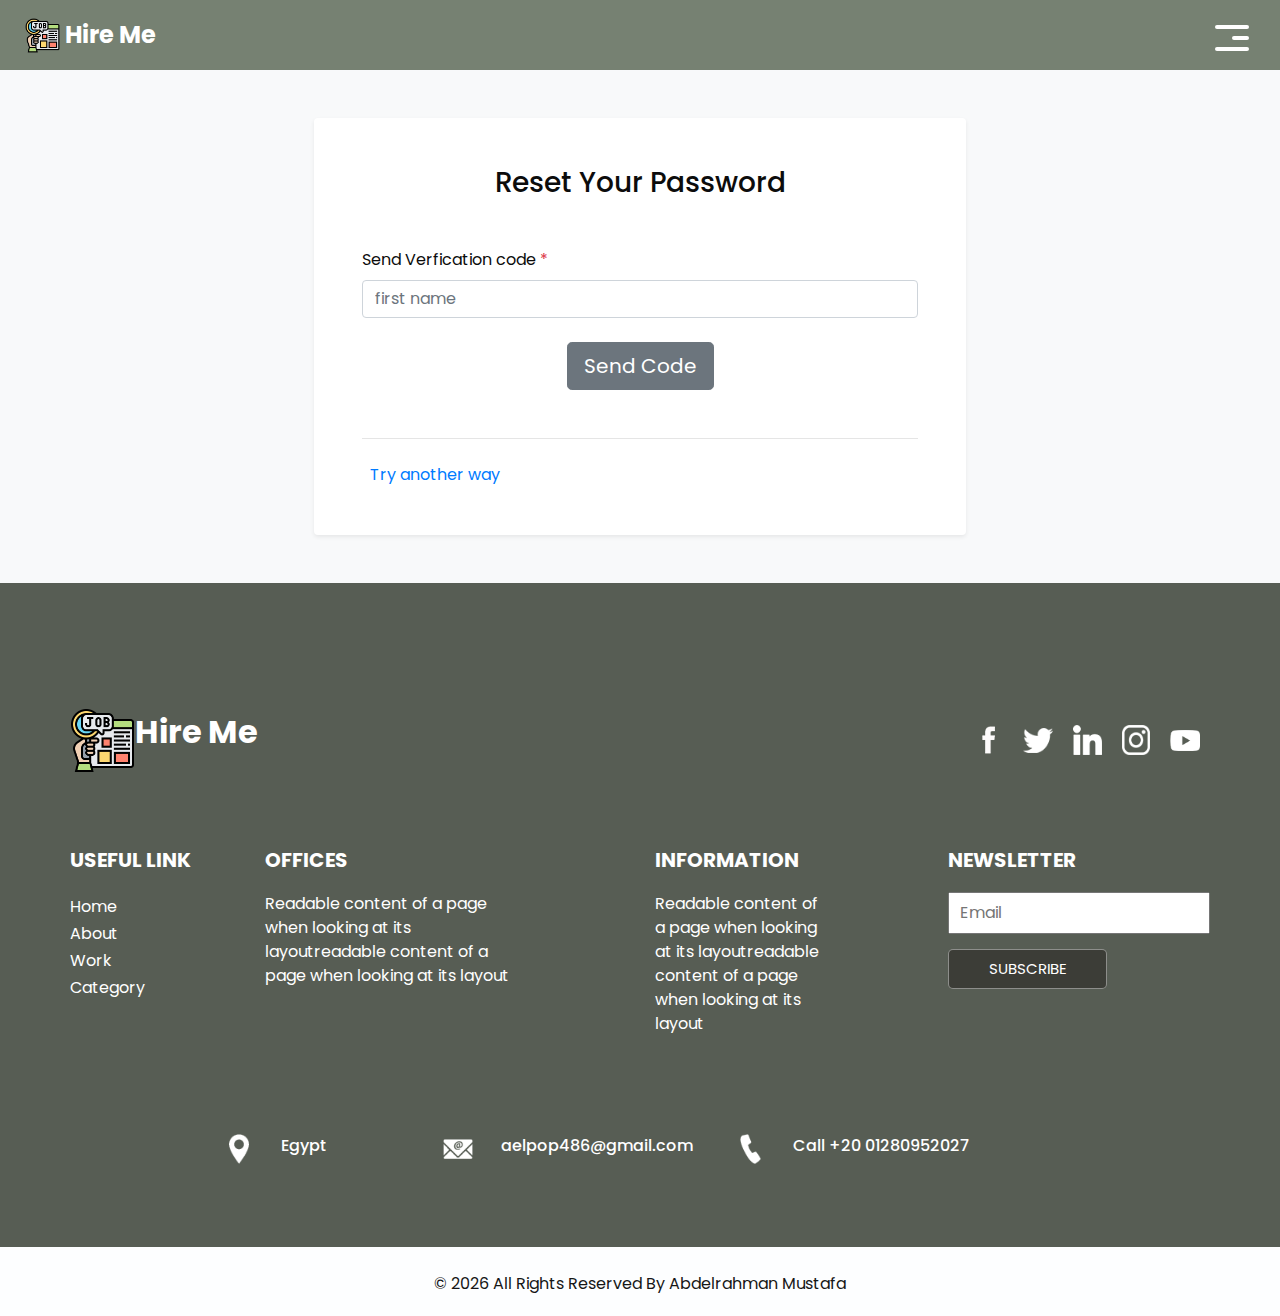
<file: resetPassword.html>
<!DOCTYPE html>
<html>

<head>
    <!-- Basic -->
    <meta charset="utf-8" />
    <meta http-equiv="X-UA-Compatible" content="IE=edge" />
    <!-- Mobile Metas -->
    <meta name="viewport" content="width=device-width, initial-scale=1, shrink-to-fit=no" />
    <!-- Site Metas -->
    <meta name="keywords" content="" />
    <meta name="description" content="" />
    <meta name="author" content="" />

    <title>Hire Me</title>

    <!-- bootstrap core css -->
    <link rel="stylesheet" type="text/css" href="css/bootstrap.css" />

    <link href="https://fonts.googleapis.com/css?family=Poppins:400,700&display=swap" rel="stylesheet">
    <!-- Custom styles for this template -->
    <link href="css/style.css" rel="stylesheet" />
    <!-- responsive style -->
    <link href="css/responsive.css" rel="stylesheet" />
</head>

<body class="sub_page">
    <div class="hero_area">
        <!-- header section strats -->
        <header class="header_section">
            <div class="container-fluid">
                <nav class="navbar navbar-expand-lg custom_nav-container">
                    <a class="navbar-brand" href="index.html">
                        <img src="images/job.png" alt="" class="" />
                        <span>
                            Hire Me
                        </span>
                    </a>
                    <button class="navbar-toggler" type="button" data-toggle="collapse"
                        data-target="#navbarSupportedContent" aria-controls="navbarSupportedContent"
                        aria-expanded="false" aria-label="Toggle navigation">
                        <span class="navbar-toggler-icon"></span>
                    </button>

                    <div class="collapse navbar-collapse" id="navbarSupportedContent">
                        <ul class="navbar-nav  ">
                            <li class="nav-item active">
                                <a class="nav-link" href="index.html">Home <span class="sr-only">(current)</span></a>
                            </li>
                            <li class="nav-item">
                                <a class="nav-link" href="about.html"> About</a>
                            </li>
                            <li class="nav-item">
                                <a class="nav-link" href="work.html">Work </a>
                            </li>
                            <li class="nav-item">
                                <a class="nav-link" href="category.html"> Category </a>
                            </li>
                        </ul>
                        <div class="user_option">
                            <a href="SignIn.html">
                                <span>
                                    Login
                                </span>
                            </a>
                            <form class="form-inline my-2 my-lg-0 ml-0 ml-lg-4 mb-3 mb-lg-0">
                                <button class="btn  my-2 my-sm-0 nav_search-btn" type="submit"></button>
                            </form>
                        </div>
                    </div>
                    <div>
                        <div class="custom_menu-btn ">
                            <button>
                                <span class=" s-1">

                                </span>
                                <span class="s-2">

                                </span>
                                <span class="s-3">

                                </span>
                            </button>
                        </div>
                    </div>

                </nav>
            </div>
        </header>
        <!-- end header section -->
    </div>

    <!-- Login From start-->
    <!-- Login 2 - Bootstrap Brain Component -->
    <div class="bg-light py-3 py-md-5">
        <div class="container">
            <div class="row justify-content-md-center">
                <div class="col-12 col-md-11 col-lg-8 col-xl-7 col-xxl-6">
                    <div class="bg-white p-4 p-md-5 rounded shadow-sm">
                        <div class="row">
                            <div class="col-12">
                                <div class="mb-5 text-center">
                                    <h3>Reset Your Password</h3>
                                </div>
                            </div>
                        </div>
                        <form action="#!">
                            <div class="row gy-3 gy-md-4 overflow-hidden">
                                <div class="col-12">
                                    <label for="email" class="form-label">Send Verfication code <span
                                            class="text-danger">*</span></label>
                                    <input type="email" class="form-control" name="email" id="email"
                                        placeholder="first name" required>
                                </div>
                             

                                <div class="col-12 ">
                                    <div class="d-flex justify-content-center ">
                                        <button class="btn btn-lg btn-secondary mt-4  " type="submit">Send Code</button>
                                    </div>
                                </div>
                            </div>
                        </form>
                        <div class="row">
                            <div class="col-12">
                                <hr class="mt-5 mb-4 border-secondary-subtle">

                            </div>
                        </div>
                        <div class="row">
                            <div class="col-12">
                            <a href="" class="link-secondary text-decoration-none mx-2">Try another way</a>

                               
                            </div>
                        </div>
                    </div>
                </div>
            </div>
        </div>
    </div>
    <!-- Login From end-->
    <!-- info section -->
    <section class="info_section ">
        <div class="info_container layout_padding-top">
            <div class="container">
                <div class="info_top">
                    <div class="info_logo">
                        <img src="images/job.png" alt="" class="" />
                        <span>
                            Hire Me
                        </span>
                    </div>
                    <div class="social_box">
                        <a href="#">
                            <img src="images/fb.png" alt="">
                        </a>
                        <a href="#">
                            <img src="images/twitter.png" alt="">
                        </a>
                        <a href="#">
                            <img src="images/linkedin.png" alt="">
                        </a>
                        <a href="#">
                            <img src="images/instagram.png" alt="">
                        </a>
                        <a href="#">
                            <img src="images/youtube.png" alt="">
                        </a>
                    </div>
                </div>

                <div class="info_main">
                    <div class="row">
                        <div class="col-md-3 col-lg-2">
                            <div class="info_link-box">
                                <h5>
                                    Useful Link
                                </h5>
                                <ul>
                                    <li class=" active">
                                        <a class="" href="index.html">Home <span class="sr-only">(current)</span></a>
                                    </li>
                                    <li class="">
                                        <a class="" href="about.html">About </a>
                                    </li>
                                    <li class="">
                                        <a class="" href="work.html">Work </a>
                                    </li>
                                    <li class="">
                                        <a class="" href="category.html">Category </a>
                                    </li>
                                </ul>
                            </div>
                        </div>
                        <div class="col-md-3 ">
                            <h5>
                                Offices
                            </h5>
                            <p>
                                Readable content of a page when looking at its layoutreadable content of a page when
                                looking at its layout
                            </p>
                        </div>

                        <div class="col-md-3 col-lg-2 offset-lg-1">
                            <h5>
                                Information
                            </h5>
                            <p>
                                Readable content of a page when looking at its layoutreadable content of a page when
                                looking at its layout
                            </p>
                        </div>

                        <div class="col-md-3  offset-lg-1">
                            <div class="info_form ">
                                <h5>
                                    Newsletter
                                </h5>
                                <form action="">
                                    <input type="email" placeholder="Email">
                                    <button>
                                        Subscribe
                                    </button>
                                </form>
                            </div>
                        </div>
                    </div>
                </div>
                <div class="row">
                    <div class="col-lg-9 col-md-10 mx-auto">
                        <div class="info_contact layout_padding2">
                            <div class="row">
                                <div class="col-md-3">
                                    <a href="#" class="link-box">
                                        <div class="img-box">
                                            <img src="images/location.png" alt="">
                                        </div>
                                        <div class="detail-box">
                                            <h6>
                                                Egypt
                                            </h6>
                                        </div>
                                    </a>
                                </div>
                                <div class="col-md-4">
                                    <a href="#" class="link-box">
                                        <div class="img-box">
                                            <img src="images/mail.png" alt="">
                                        </div>
                                        <div class="detail-box">
                                            <h6>
                                                aelpop486@gmail.com
                                            </h6>
                                        </div>
                                    </a>
                                </div>
                                <div class="col-md-5">
                                    <a href="#" class="link-box">
                                        <div class="img-box">
                                            <img src="images/call.png" alt="">
                                        </div>
                                        <div class="detail-box">
                                            <h6>
                                                Call +20 01280952027
                                            </h6>
                                        </div>
                                    </a>
                                </div>
                            </div>
                        </div>
                    </div>
                </div>

            </div>
        </div>
    </section>
    <!-- end info section -->

    <!-- footer section -->
    <footer class="container-fluid footer_section ">
        <div class="container">
            <p>
                &copy; <span id="displayDate"></span> All Rights Reserved By
                <a href="https://mostaql.com/u/AbdoMostafa122/portfolio">Abdelrahman Mustafa</a>
            </p>
        </div>
    </footer>
    <!-- end  footer section -->



    <script src="js/jquery-3.4.1.min.js"></script>
    <script src="js/bootstrap.js"></script>
    <script src="js/custom.js"></script>

</body>
</body>

</html>
</file>
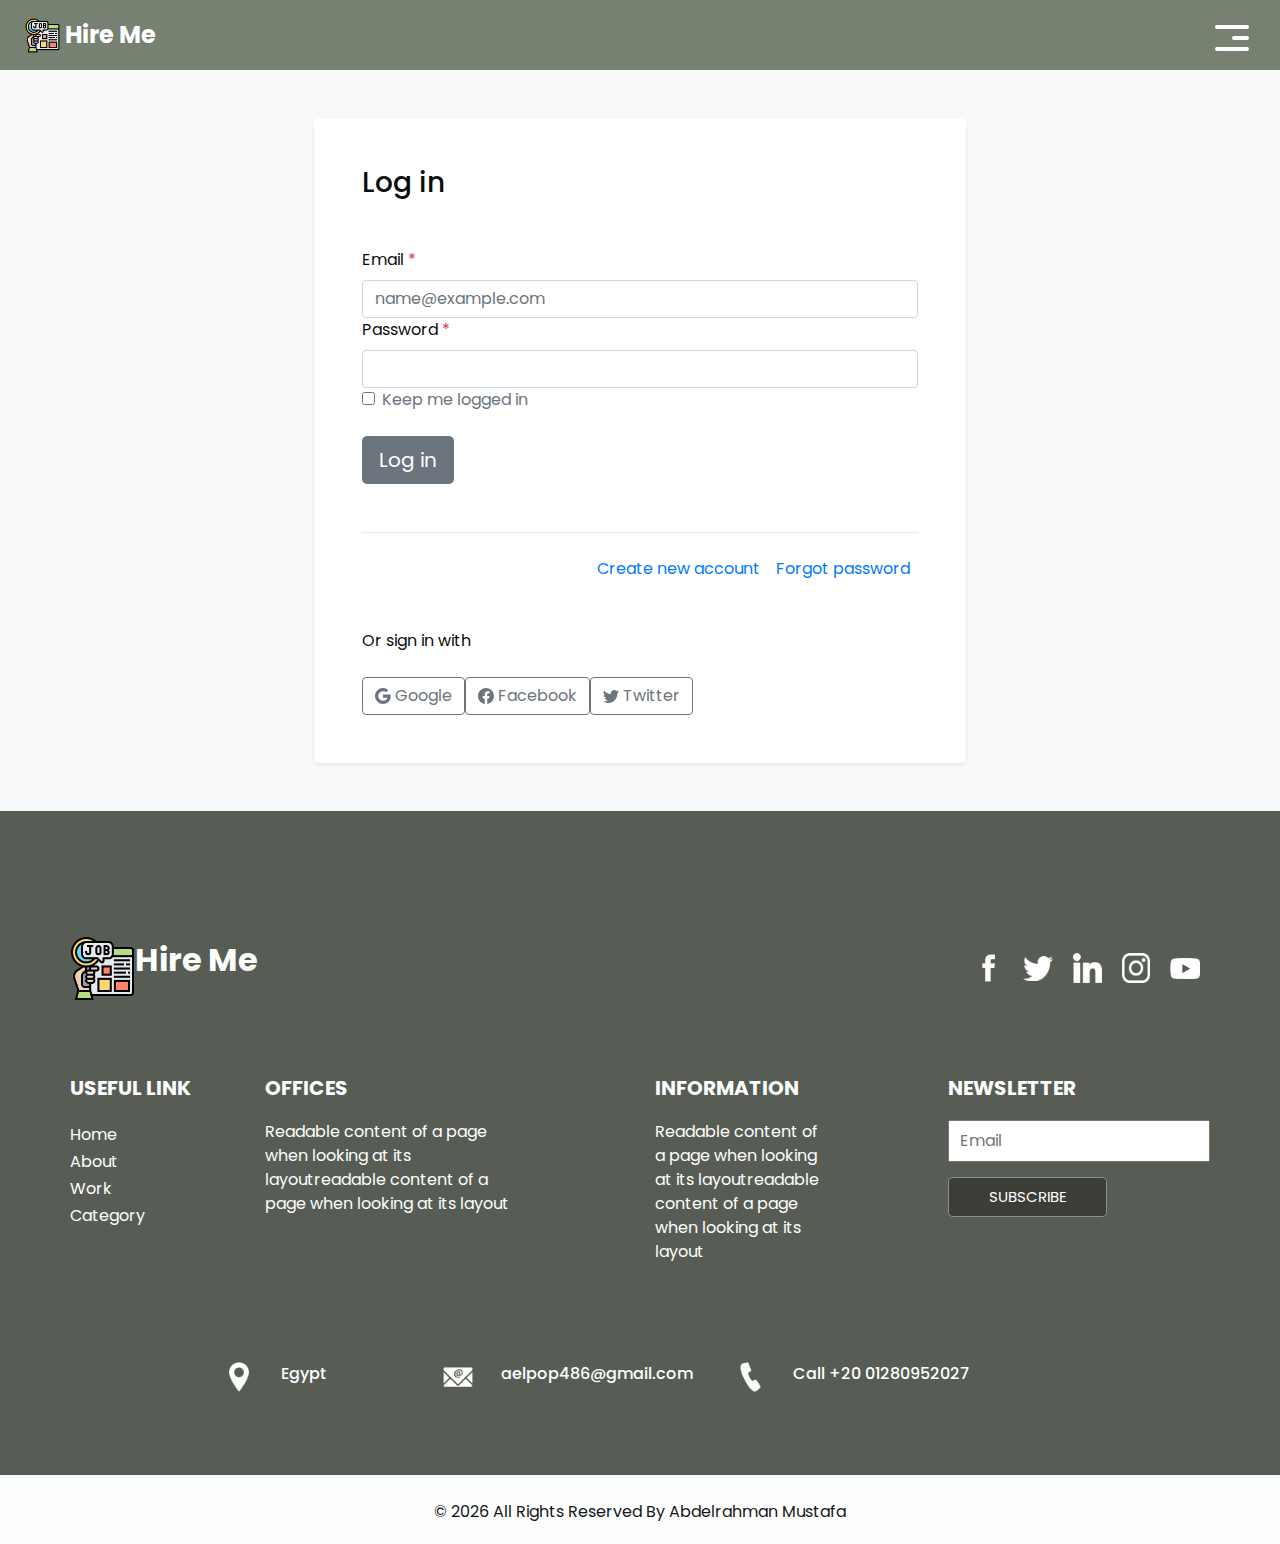
<file: SignIn.html>
<!DOCTYPE html>
<html>

<head>
  <!-- Basic -->
  <meta charset="utf-8" />
  <meta http-equiv="X-UA-Compatible" content="IE=edge" />
  <!-- Mobile Metas -->
  <meta name="viewport" content="width=device-width, initial-scale=1, shrink-to-fit=no" />
  <!-- Site Metas -->
  <meta name="keywords" content="" />
  <meta name="description" content="" />
  <meta name="author" content="" />

  <title>Hire Me</title>

  <!-- bootstrap core css -->
  <link rel="stylesheet" type="text/css" href="css/bootstrap.css" />

  <link href="https://fonts.googleapis.com/css?family=Poppins:400,700&display=swap" rel="stylesheet">
  <!-- Custom styles for this template -->
  <link href="css/style.css" rel="stylesheet" />
  <!-- responsive style -->
  <link href="css/responsive.css" rel="stylesheet" />
</head>

<body class="sub_page">
  <div class="hero_area">
    <!-- header section strats -->
    <header class="header_section">
      <div class="container-fluid">
        <nav class="navbar navbar-expand-lg custom_nav-container">
          <a class="navbar-brand" href="index.html">
            <img src="images/job.png" alt="" class="" />
            <span>
              Hire Me
            </span>
          </a>
          <button class="navbar-toggler" type="button" data-toggle="collapse" data-target="#navbarSupportedContent"
            aria-controls="navbarSupportedContent" aria-expanded="false" aria-label="Toggle navigation">
            <span class="navbar-toggler-icon"></span>
          </button>
    
          <div class="collapse navbar-collapse" id="navbarSupportedContent">
            <ul class="navbar-nav  ">
              <li class="nav-item active">
                <a class="nav-link" href="index.html">Home <span class="sr-only">(current)</span></a>
              </li>
              <li class="nav-item">
                <a class="nav-link" href="about.html"> About</a>
              </li>
              <li class="nav-item">
                <a class="nav-link" href="work.html">Work </a>
              </li>
              <li class="nav-item">
                <a class="nav-link" href="category.html"> Category </a>
              </li>
            </ul>
            <div class="user_option">
              <a href="SignIn.html">
                <span>
                  Login
                </span>
              </a>
              <form class="form-inline my-2 my-lg-0 ml-0 ml-lg-4 mb-3 mb-lg-0">
                <button class="btn  my-2 my-sm-0 nav_search-btn" type="submit"></button>
              </form>
            </div>
          </div>
          <div>
            <div class="custom_menu-btn ">
              <button>
                <span class=" s-1">
    
                </span>
                <span class="s-2">
    
                </span>
                <span class="s-3">
    
                </span>
              </button>
            </div>
          </div>
    
        </nav>
      </div>
    </header>
    <!-- end header section -->
  </div>

<!-- Login From start-->
<!-- Login 2 - Bootstrap Brain Component -->
<div class="bg-light py-3 py-md-5">
  <div class="container">
    <div class="row justify-content-md-center">
      <div class="col-12 col-md-11 col-lg-8 col-xl-7 col-xxl-6">
        <div class="bg-white p-4 p-md-5 rounded shadow-sm">
          <div class="row">
            <div class="col-12">
              <div class="mb-5">
                <h3>Log in</h3>
              </div>
            </div>
          </div>
          <form action="#!">
            <div class="row gy-3 gy-md-4 overflow-hidden">
              <div class="col-12">
                <label for="email" class="form-label">Email <span class="text-danger">*</span></label>
                <input type="email" class="form-control" name="email" id="email" placeholder="name@example.com"
                  required>
              </div>
              <div class="col-12">
                <label for="password" class="form-label">Password <span class="text-danger">*</span></label>
                <input type="password" class="form-control" name="password" id="password" value="" required>
              </div>
              <div class="col-12">
                <div class="form-check">
                  <input class="form-check-input" type="checkbox" value="" name="remember_me" id="remember_me">
                  <label class="form-check-label text-secondary" for="remember_me">
                    Keep me logged in
                  </label>
                </div>
              </div>
              <div class="col-12">
                <div class="d-grid mt-4">
                  <button class="btn btn-lg btn-secondary " type="submit">Log in </button>
                </div>
              </div>
            </div>
          </form>
          <div class="row">
            <div class="col-12">
              <hr class="mt-5 mb-4 border-secondary-subtle">
              <div class="d-flex gap-2 gap-md-4 flex-column flex-md-row justify-content-md-end">
                <a href="SignUp.html" class="link-secondary text-decoration-none mx-2">Create new account</a>
                <a href="resetPassword.html" class="link-secondary text-decoration-none mx-2">Forgot password</a>
              </div>
            </div>
          </div>
          <div class="row">
            <div class="col-12">
              <p class="mt-5 mb-4">Or sign in with</p>
              <div class="d-flex gap-3 flex-column flex-md-row">
                <a href="#!" class="btn bsb-btn-xl btn-outline-secondary">
                  <svg xmlns="http://www.w3.org/2000/svg" width="16" height="16" fill="currentColor"
                    class="bi bi-google" viewBox="0 0 16 16">
                    <path
                      d="M15.545 6.558a9.42 9.42 0 0 1 .139 1.626c0 2.434-.87 4.492-2.384 5.885h.002C11.978 15.292 10.158 16 8 16A8 8 0 1 1 8 0a7.689 7.689 0 0 1 5.352 2.082l-2.284 2.284A4.347 4.347 0 0 0 8 3.166c-2.087 0-3.86 1.408-4.492 3.304a4.792 4.792 0 0 0 0 3.063h.003c.635 1.893 2.405 3.301 4.492 3.301 1.078 0 2.004-.276 2.722-.764h-.003a3.702 3.702 0 0 0 1.599-2.431H8v-3.08h7.545z" />
                  </svg>
                  <span class="ms-2 fs-6">Google</span>
                </a>
                <a href="#!" class="btn bsb-btn-xl btn-outline-secondary">
                  <svg xmlns="http://www.w3.org/2000/svg" width="16" height="16" fill="currentColor"
                    class="bi bi-facebook" viewBox="0 0 16 16">
                    <path
                      d="M16 8.049c0-4.446-3.582-8.05-8-8.05C3.58 0-.002 3.603-.002 8.05c0 4.017 2.926 7.347 6.75 7.951v-5.625h-2.03V8.05H6.75V6.275c0-2.017 1.195-3.131 3.022-3.131.876 0 1.791.157 1.791.157v1.98h-1.009c-.993 0-1.303.621-1.303 1.258v1.51h2.218l-.354 2.326H9.25V16c3.824-.604 6.75-3.934 6.75-7.951z" />
                  </svg>
                  <span class="ms-2 fs-6">Facebook</span>
                </a>
                <a href="#!" class="btn bsb-btn-xl btn-outline-secondary">
                  <svg xmlns="http://www.w3.org/2000/svg" width="16" height="16" fill="currentColor"
                    class="bi bi-twitter" viewBox="0 0 16 16">
                    <path
                      d="M5.026 15c6.038 0 9.341-5.003 9.341-9.334 0-.14 0-.282-.006-.422A6.685 6.685 0 0 0 16 3.542a6.658 6.658 0 0 1-1.889.518 3.301 3.301 0 0 0 1.447-1.817 6.533 6.533 0 0 1-2.087.793A3.286 3.286 0 0 0 7.875 6.03a9.325 9.325 0 0 1-6.767-3.429 3.289 3.289 0 0 0 1.018 4.382A3.323 3.323 0 0 1 .64 6.575v.045a3.288 3.288 0 0 0 2.632 3.218 3.203 3.203 0 0 1-.865.115 3.23 3.23 0 0 1-.614-.057 3.283 3.283 0 0 0 3.067 2.277A6.588 6.588 0 0 1 .78 13.58a6.32 6.32 0 0 1-.78-.045A9.344 9.344 0 0 0 5.026 15z" />
                  </svg>
                  <span class="ms-2 fs-6">Twitter</span>
                </a>
              </div>
            </div>
          </div>
        </div>
      </div>
    </div>
  </div>
</div>
<!-- Login From end-->
<!-- info section -->
<section class="info_section ">
  <div class="info_container layout_padding-top">
    <div class="container">
      <div class="info_top">
        <div class="info_logo">
          <img src="images/job.png" alt="" class="" />
          <span>
            Hire Me
          </span>
        </div>
        <div class="social_box">
          <a href="#">
            <img src="images/fb.png" alt="">
          </a>
          <a href="#">
            <img src="images/twitter.png" alt="">
          </a>
          <a href="#">
            <img src="images/linkedin.png" alt="">
          </a>
          <a href="#">
            <img src="images/instagram.png" alt="">
          </a>
          <a href="#">
            <img src="images/youtube.png" alt="">
          </a>
        </div>
      </div>

      <div class="info_main">
        <div class="row">
          <div class="col-md-3 col-lg-2">
            <div class="info_link-box">
              <h5>
                Useful Link
              </h5>
              <ul>
                <li class=" active">
                  <a class="" href="index.html">Home <span class="sr-only">(current)</span></a>
                </li>
                <li class="">
                  <a class="" href="about.html">About </a>
                </li>
                <li class="">
                  <a class="" href="work.html">Work </a>
                </li>
                <li class="">
                  <a class="" href="category.html">Category </a>
                </li>
              </ul>
            </div>
          </div>
          <div class="col-md-3 ">
            <h5>
              Offices
            </h5>
            <p>
              Readable content of a page when looking at its layoutreadable content of a page when looking at its layout
            </p>
          </div>

          <div class="col-md-3 col-lg-2 offset-lg-1">
            <h5>
              Information
            </h5>
            <p>
              Readable content of a page when looking at its layoutreadable content of a page when looking at its layout
            </p>
          </div>

          <div class="col-md-3  offset-lg-1">
            <div class="info_form ">
              <h5>
                Newsletter
              </h5>
              <form action="">
                <input type="email" placeholder="Email">
                <button>
                  Subscribe
                </button>
              </form>
            </div>
          </div>
        </div>
      </div>
      <div class="row">
        <div class="col-lg-9 col-md-10 mx-auto">
          <div class="info_contact layout_padding2">
            <div class="row">
              <div class="col-md-3">
                <a href="#" class="link-box">
                  <div class="img-box">
                    <img src="images/location.png" alt="">
                  </div>
                  <div class="detail-box">
                    <h6>
                      Egypt
                    </h6>
                  </div>
                </a>
              </div>
              <div class="col-md-4">
                <a href="#" class="link-box">
                  <div class="img-box">
                    <img src="images/mail.png" alt="">
                  </div>
                  <div class="detail-box">
                    <h6>
                      aelpop486@gmail.com
                    </h6>
                  </div>
                </a>
              </div>
              <div class="col-md-5">
                <a href="#" class="link-box">
                  <div class="img-box">
                    <img src="images/call.png" alt="">
                  </div>
                  <div class="detail-box">
                    <h6>
                      Call +20 01280952027
                    </h6>
                  </div>
                </a>
              </div>
            </div>
          </div>
        </div>
      </div>

    </div>
  </div>
</section>
<!-- end info section -->

<!-- footer section -->
<footer class="container-fluid footer_section ">
  <div class="container">
    <p>
      &copy; <span id="displayDate"></span> All Rights Reserved By
      <a href="https://mostaql.com/u/AbdoMostafa122/portfolio">Abdelrahman Mustafa</a>
    </p>
  </div>
</footer>
<!-- end  footer section -->



  <script src="js/jquery-3.4.1.min.js"></script>
  <script src="js/bootstrap.js"></script>
  <script src="js/custom.js"></script>

</body>
</body>

</html>
</file>
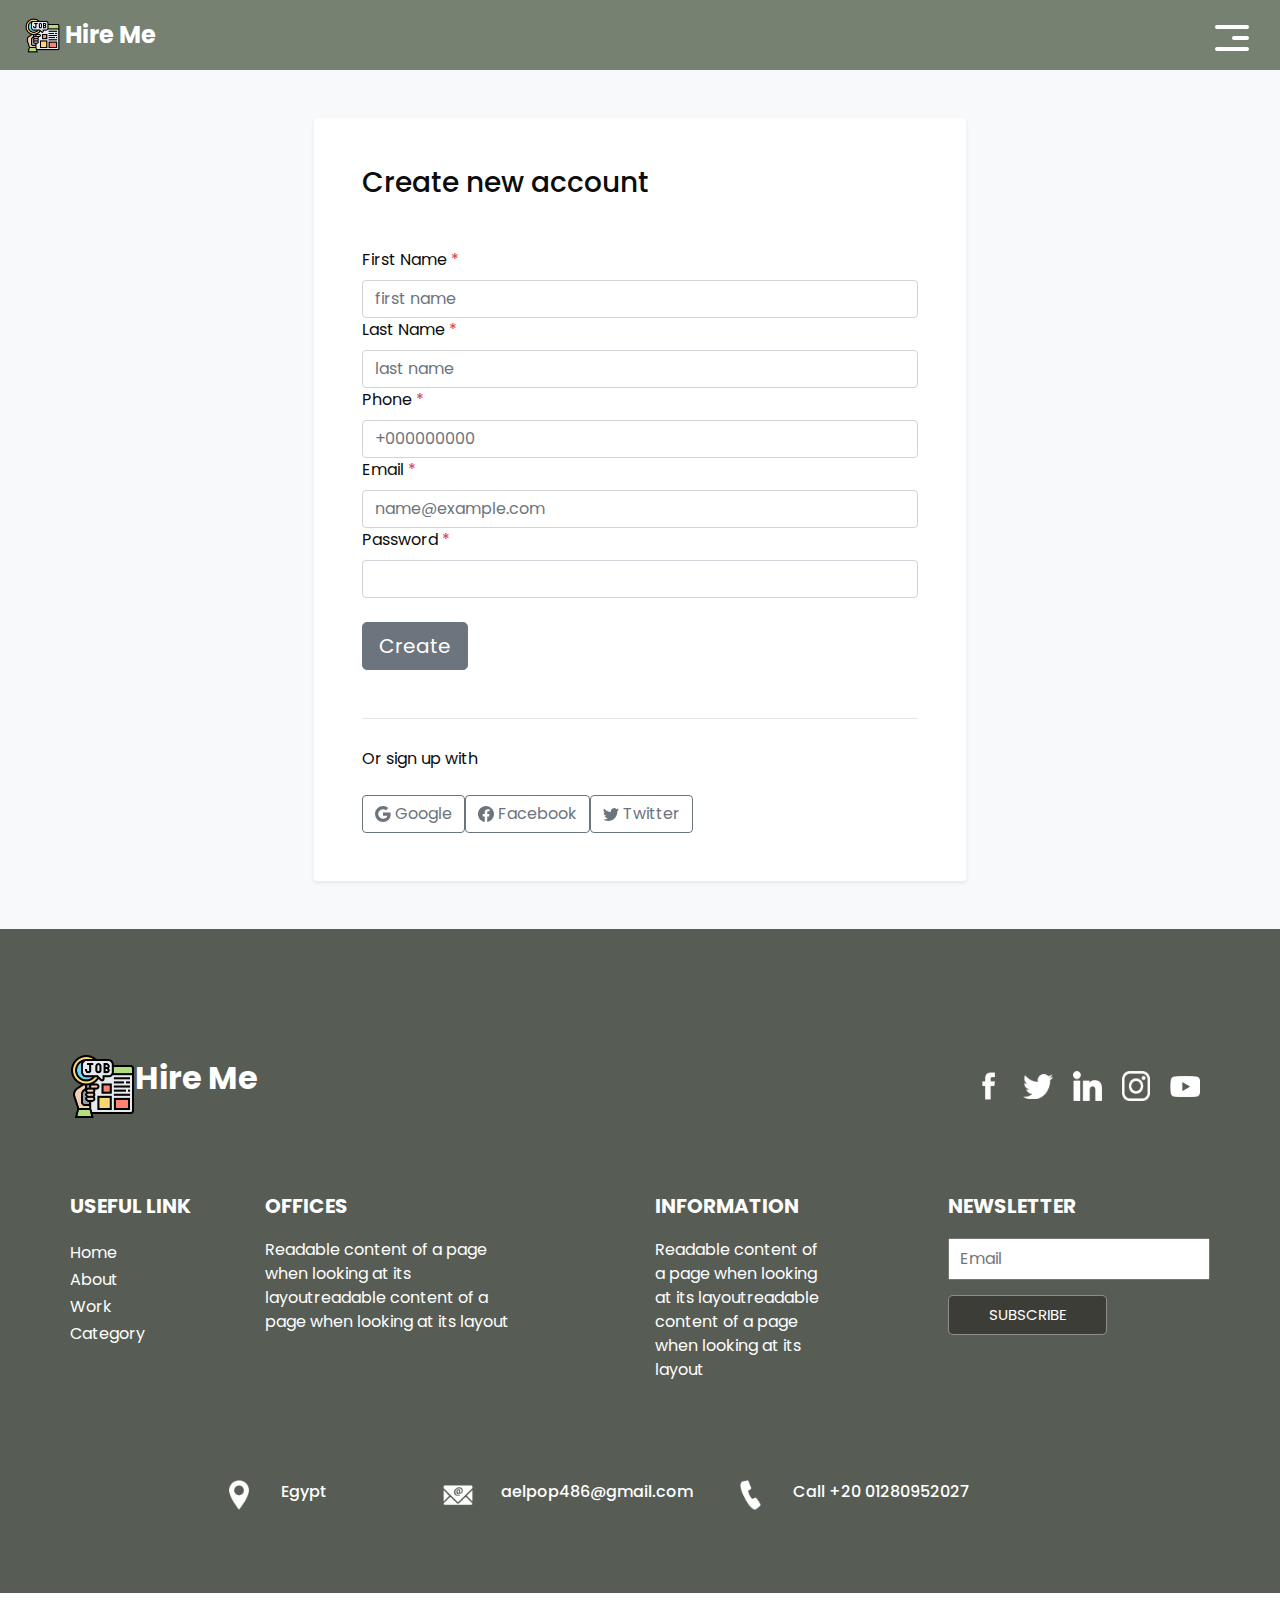
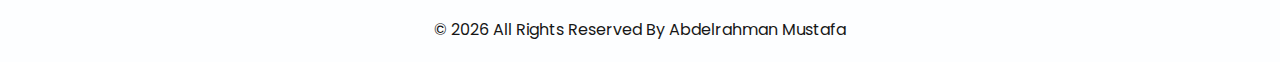
<file: SignUp.html>
<!DOCTYPE html>
<html>

<head>
  <!-- Basic -->
  <meta charset="utf-8" />
  <meta http-equiv="X-UA-Compatible" content="IE=edge" />
  <!-- Mobile Metas -->
  <meta name="viewport" content="width=device-width, initial-scale=1, shrink-to-fit=no" />
  <!-- Site Metas -->
  <meta name="keywords" content="" />
  <meta name="description" content="" />
  <meta name="author" content="" />

  <title>Hire Me</title>

  <!-- bootstrap core css -->
  <link rel="stylesheet" type="text/css" href="css/bootstrap.css" />

  <link href="https://fonts.googleapis.com/css?family=Poppins:400,700&display=swap" rel="stylesheet">
  <!-- Custom styles for this template -->
  <link href="css/style.css" rel="stylesheet" />
  <!-- responsive style -->
  <link href="css/responsive.css" rel="stylesheet" />
</head>

<body class="sub_page">
  <div class="hero_area">
    <!-- header section strats -->
    <header class="header_section">
      <div class="container-fluid">
        <nav class="navbar navbar-expand-lg custom_nav-container">
          <a class="navbar-brand" href="index.html">
            <img src="images/job.png" alt="" class="" />
            <span>
              Hire Me
            </span>
          </a>
          <button class="navbar-toggler" type="button" data-toggle="collapse" data-target="#navbarSupportedContent"
            aria-controls="navbarSupportedContent" aria-expanded="false" aria-label="Toggle navigation">
            <span class="navbar-toggler-icon"></span>
          </button>
    
          <div class="collapse navbar-collapse" id="navbarSupportedContent">
            <ul class="navbar-nav  ">
              <li class="nav-item active">
                <a class="nav-link" href="index.html">Home <span class="sr-only">(current)</span></a>
              </li>
              <li class="nav-item">
                <a class="nav-link" href="about.html"> About</a>
              </li>
              <li class="nav-item">
                <a class="nav-link" href="work.html">Work </a>
              </li>
              <li class="nav-item">
                <a class="nav-link" href="category.html"> Category </a>
              </li>
            </ul>
            <div class="user_option">
              <a href="SignIn.html">
                <span>
                  Login
                </span>
              </a>
              <form class="form-inline my-2 my-lg-0 ml-0 ml-lg-4 mb-3 mb-lg-0">
                <button class="btn  my-2 my-sm-0 nav_search-btn" type="submit"></button>
              </form>
            </div>
          </div>
          <div>
            <div class="custom_menu-btn ">
              <button>
                <span class=" s-1">
    
                </span>
                <span class="s-2">
    
                </span>
                <span class="s-3">
    
                </span>
              </button>
            </div>
          </div>
    
        </nav>
      </div>
    </header>
    <!-- end header section -->
  </div>

<!-- Login From start-->
<!-- Login 2 - Bootstrap Brain Component -->
<div class="bg-light py-3 py-md-5">
  <div class="container">
    <div class="row justify-content-md-center">
      <div class="col-12 col-md-11 col-lg-8 col-xl-7 col-xxl-6">
        <div class="bg-white p-4 p-md-5 rounded shadow-sm">
          <div class="row">
            <div class="col-12">
              <div class="mb-5">
                <h3>Create new account</h3>
              </div>
            </div>
          </div>
          <form action="#!">
            <div class="row gy-3 gy-md-4 overflow-hidden">
              <div class="col-12">
                <label for="name" class="form-label">First Name <span class="text-danger">*</span></label>
                <input type="name" class="form-control" name="name" id="name" placeholder="first name"
                  required>
              </div>
              <div class="col-12">
                <label for="name" class="form-label">Last Name <span class="text-danger">*</span></label>
                <input type="name" class="form-control" name="name" id="name" placeholder="last name"
                  required>
              </div>
              <div class="col-12">
                <label for="phone" class="form-label">Phone <span class="text-danger">*</span></label>
                <input type="phone" class="form-control" name="phone" id="phone" placeholder="+000000000"
                  required>
              </div>
              <div class="col-12">
                <label for="email" class="form-label">Email <span class="text-danger">*</span></label>
                <input type="email" class="form-control" name="email" id="email" placeholder="name@example.com"
                  required>
              </div>
              <div class="col-12">
                <label for="password" class="form-label">Password <span class="text-danger">*</span></label>
                <input type="password" class="form-control" name="password" id="password" value="" required>
              </div>
       
              <div class="col-12">
                <div class="d-grid">
                  <button class="btn btn-lg btn-secondary mt-4 " type="submit">Create</button>
                </div>
              </div>
            </div>
          </form>
          <div class="row">
            <div class="col-12">
              <hr class="mt-5 mb-4 border-secondary-subtle">
              
            </div>
          </div>
          <div class="row">
            <div class="col-12">
              <p class="mt-1 mb-4">Or sign up with</p>
              <div class="d-flex gap-3 flex-column flex-md-row ">
                <a href="#!" class="btn bsb-btn-xl btn-outline-secondary">
                  <svg xmlns="http://www.w3.org/2000/svg" width="16" height="16" fill="currentColor"
                    class="bi bi-google" viewBox="0 0 16 16">
                    <path
                      d="M15.545 6.558a9.42 9.42 0 0 1 .139 1.626c0 2.434-.87 4.492-2.384 5.885h.002C11.978 15.292 10.158 16 8 16A8 8 0 1 1 8 0a7.689 7.689 0 0 1 5.352 2.082l-2.284 2.284A4.347 4.347 0 0 0 8 3.166c-2.087 0-3.86 1.408-4.492 3.304a4.792 4.792 0 0 0 0 3.063h.003c.635 1.893 2.405 3.301 4.492 3.301 1.078 0 2.004-.276 2.722-.764h-.003a3.702 3.702 0 0 0 1.599-2.431H8v-3.08h7.545z" />
                  </svg>
                  <span class="ms-2 fs-6">Google</span>
                </a>
                <a href="#!" class="btn bsb-btn-xl btn-outline-secondary">
                  <svg xmlns="http://www.w3.org/2000/svg" width="16" height="16" fill="currentColor"
                    class="bi bi-facebook" viewBox="0 0 16 16">
                    <path
                      d="M16 8.049c0-4.446-3.582-8.05-8-8.05C3.58 0-.002 3.603-.002 8.05c0 4.017 2.926 7.347 6.75 7.951v-5.625h-2.03V8.05H6.75V6.275c0-2.017 1.195-3.131 3.022-3.131.876 0 1.791.157 1.791.157v1.98h-1.009c-.993 0-1.303.621-1.303 1.258v1.51h2.218l-.354 2.326H9.25V16c3.824-.604 6.75-3.934 6.75-7.951z" />
                  </svg>
                  <span class="ms-2 fs-6">Facebook</span>
                </a>
                <a href="#!" class="btn bsb-btn-xl btn-outline-secondary">
                  <svg xmlns="http://www.w3.org/2000/svg" width="16" height="16" fill="currentColor"
                    class="bi bi-twitter" viewBox="0 0 16 16">
                    <path
                      d="M5.026 15c6.038 0 9.341-5.003 9.341-9.334 0-.14 0-.282-.006-.422A6.685 6.685 0 0 0 16 3.542a6.658 6.658 0 0 1-1.889.518 3.301 3.301 0 0 0 1.447-1.817 6.533 6.533 0 0 1-2.087.793A3.286 3.286 0 0 0 7.875 6.03a9.325 9.325 0 0 1-6.767-3.429 3.289 3.289 0 0 0 1.018 4.382A3.323 3.323 0 0 1 .64 6.575v.045a3.288 3.288 0 0 0 2.632 3.218 3.203 3.203 0 0 1-.865.115 3.23 3.23 0 0 1-.614-.057 3.283 3.283 0 0 0 3.067 2.277A6.588 6.588 0 0 1 .78 13.58a6.32 6.32 0 0 1-.78-.045A9.344 9.344 0 0 0 5.026 15z" />
                  </svg>
                  <span class="ms-2 fs-6">Twitter</span>
                </a>
              </div>
            </div>
          </div>
        </div>
      </div>
    </div>
  </div>
</div>
<!-- Login From end-->
<!-- info section -->
<section class="info_section ">
  <div class="info_container layout_padding-top">
    <div class="container">
      <div class="info_top">
        <div class="info_logo">
          <img src="images/job.png" alt="" class="" />
          <span>
            Hire Me
          </span>
        </div>
        <div class="social_box">
          <a href="#">
            <img src="images/fb.png" alt="">
          </a>
          <a href="#">
            <img src="images/twitter.png" alt="">
          </a>
          <a href="#">
            <img src="images/linkedin.png" alt="">
          </a>
          <a href="#">
            <img src="images/instagram.png" alt="">
          </a>
          <a href="#">
            <img src="images/youtube.png" alt="">
          </a>
        </div>
      </div>

      <div class="info_main">
        <div class="row">
          <div class="col-md-3 col-lg-2">
            <div class="info_link-box">
              <h5>
                Useful Link
              </h5>
              <ul>
                <li class=" active">
                  <a class="" href="index.html">Home <span class="sr-only">(current)</span></a>
                </li>
                <li class="">
                  <a class="" href="about.html">About </a>
                </li>
                <li class="">
                  <a class="" href="work.html">Work </a>
                </li>
                <li class="">
                  <a class="" href="category.html">Category </a>
                </li>
              </ul>
            </div>
          </div>
          <div class="col-md-3 ">
            <h5>
              Offices
            </h5>
            <p>
              Readable content of a page when looking at its layoutreadable content of a page when looking at its layout
            </p>
          </div>

          <div class="col-md-3 col-lg-2 offset-lg-1">
            <h5>
              Information
            </h5>
            <p>
              Readable content of a page when looking at its layoutreadable content of a page when looking at its layout
            </p>
          </div>

          <div class="col-md-3  offset-lg-1">
            <div class="info_form ">
              <h5>
                Newsletter
              </h5>
              <form action="">
                <input type="email" placeholder="Email">
                <button>
                  Subscribe
                </button>
              </form>
            </div>
          </div>
        </div>
      </div>
      <div class="row">
        <div class="col-lg-9 col-md-10 mx-auto">
          <div class="info_contact layout_padding2">
            <div class="row">
              <div class="col-md-3">
                <a href="#" class="link-box">
                  <div class="img-box">
                    <img src="images/location.png" alt="">
                  </div>
                  <div class="detail-box">
                    <h6>
                      Egypt
                    </h6>
                  </div>
                </a>
              </div>
              <div class="col-md-4">
                <a href="#" class="link-box">
                  <div class="img-box">
                    <img src="images/mail.png" alt="">
                  </div>
                  <div class="detail-box">
                    <h6>
                      aelpop486@gmail.com
                    </h6>
                  </div>
                </a>
              </div>
              <div class="col-md-5">
                <a href="#" class="link-box">
                  <div class="img-box">
                    <img src="images/call.png" alt="">
                  </div>
                  <div class="detail-box">
                    <h6>
                      Call +20 01280952027
                    </h6>
                  </div>
                </a>
              </div>
            </div>
          </div>
        </div>
      </div>

    </div>
  </div>
</section>
<!-- end info section -->

<!-- footer section -->
<footer class="container-fluid footer_section ">
  <div class="container">
    <p>
      &copy; <span id="displayDate"></span> All Rights Reserved By
      <a href="https://mostaql.com/u/AbdoMostafa122/portfolio">Abdelrahman Mustafa</a>
    </p>
  </div>
</footer>
<!-- end  footer section -->



  <script src="js/jquery-3.4.1.min.js"></script>
  <script src="js/bootstrap.js"></script>
  <script src="js/custom.js"></script>

</body>
</body>

</html>
</file>
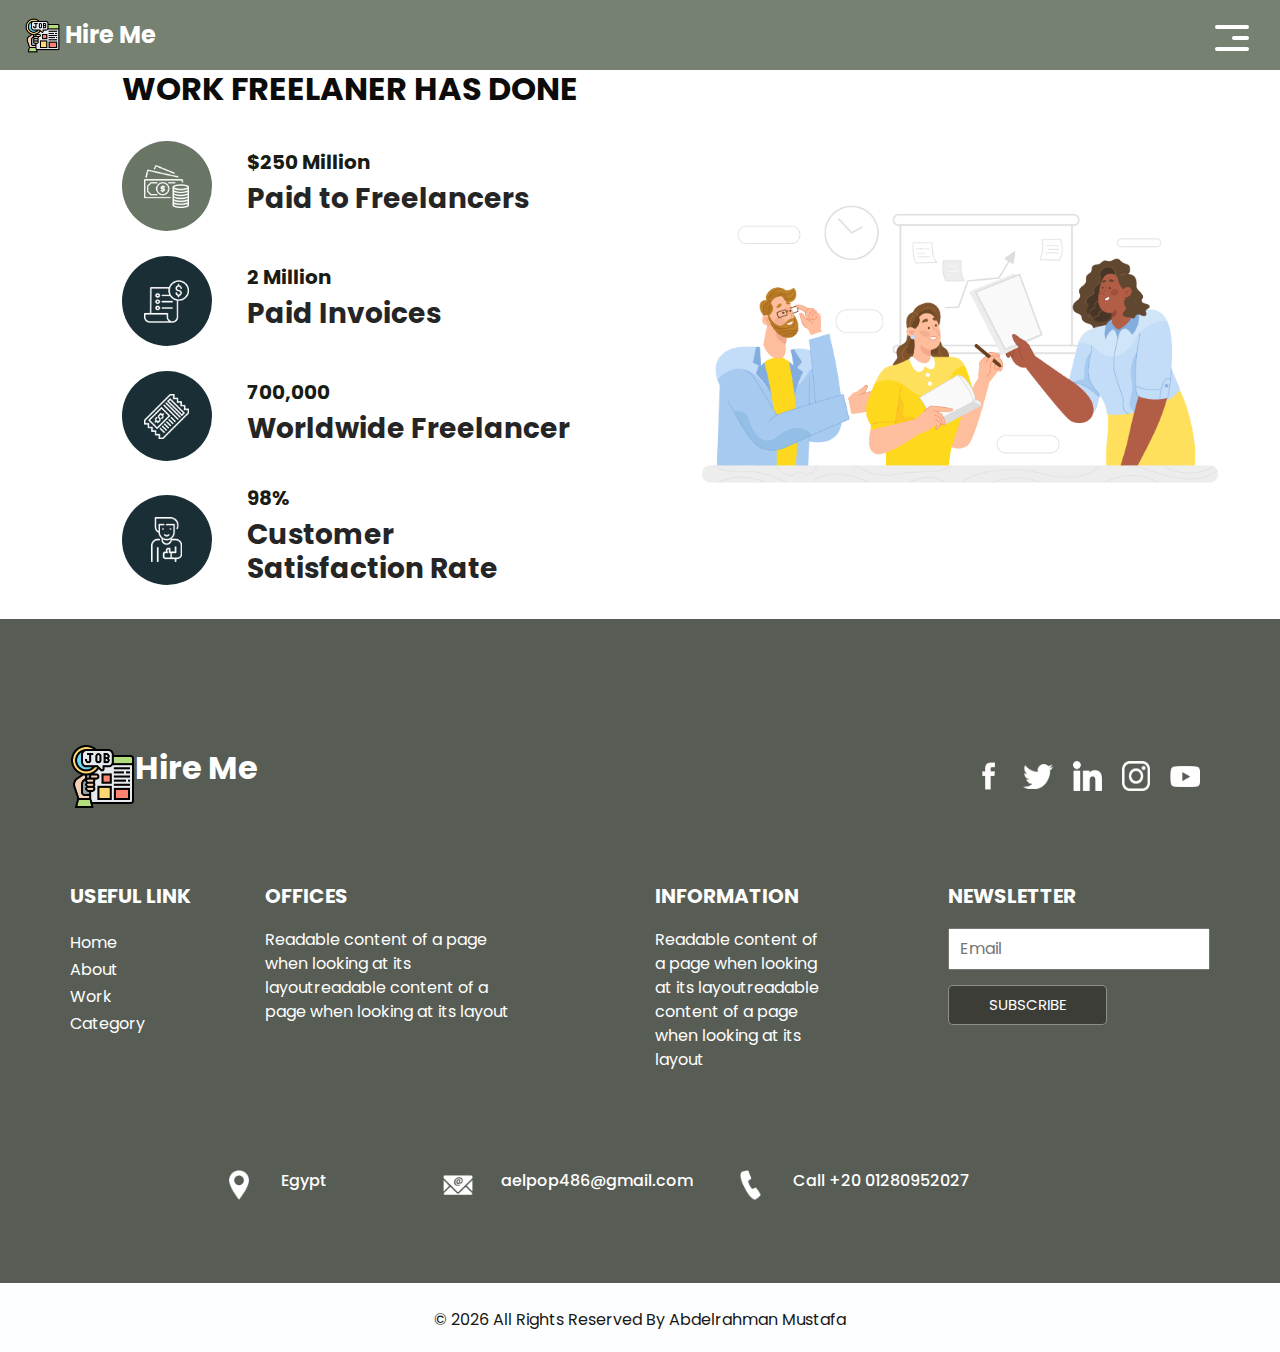
<file: work.html>
<!DOCTYPE html>
<html>

<head>
  <!-- Basic -->
  <meta charset="utf-8" />
  <meta http-equiv="X-UA-Compatible" content="IE=edge" />
  <!-- Mobile Metas -->
  <meta name="viewport" content="width=device-width, initial-scale=1, shrink-to-fit=no" />
  <!-- Site Metas -->
  <meta name="keywords" content="" />
  <meta name="description" content="" />
  <meta name="author" content="" />

  <title>Hire Me</title>

  <!-- bootstrap core css -->
  <link rel="stylesheet" type="text/css" href="css/bootstrap.css" />

  <link href="https://fonts.googleapis.com/css?family=Poppins:400,700&display=swap" rel="stylesheet">
  <!-- Custom styles for this template -->
  <link href="css/style.css" rel="stylesheet" />
  <!-- responsive style -->
  <link href="css/responsive.css" rel="stylesheet" />
</head>

<body class="sub_page">
  <div class="hero_area">
    <!-- header section strats -->
    <header class="header_section">
      <div class="container-fluid">
        <nav class="navbar navbar-expand-lg custom_nav-container">
          <a class="navbar-brand" href="index.html">
            <img src="images/job.png" alt="" class="" />
            <span>
              Hire Me
            </span>
          </a>
          <button class="navbar-toggler" type="button" data-toggle="collapse" data-target="#navbarSupportedContent"
            aria-controls="navbarSupportedContent" aria-expanded="false" aria-label="Toggle navigation">
            <span class="navbar-toggler-icon"></span>
          </button>
    
          <div class="collapse navbar-collapse" id="navbarSupportedContent">
            <ul class="navbar-nav  ">
              <li class="nav-item active">
                <a class="nav-link" href="index.html">Home <span class="sr-only">(current)</span></a>
              </li>
              <li class="nav-item">
                <a class="nav-link" href="about.html"> About</a>
              </li>
              <li class="nav-item">
                <a class="nav-link" href="work.html">Work </a>
              </li>
              <li class="nav-item">
                <a class="nav-link" href="category.html"> Category </a>
              </li>
            </ul>
            <div class="user_option">
              <a href="SignIn.html">
                <span>
                  Login
                </span>
              </a>
              <form class="form-inline my-2 my-lg-0 ml-0 ml-lg-4 mb-3 mb-lg-0">
                <button class="btn  my-2 my-sm-0 nav_search-btn" type="submit"></button>
              </form>
            </div>
          </div>
          <div>
            <div class="custom_menu-btn ">
              <button>
                <span class=" s-1">
    
                </span>
                <span class="s-2">
    
                </span>
                <span class="s-3">
    
                </span>
              </button>
            </div>
          </div>
    
        </nav>
      </div>
    </header>
    <!-- end header section -->
  </div>


<!-- freelance section -->

<section class="freelance_section ">
  <div id="accordion">
    <div class="container-fluid">
      <div class="row">
        <div class="col-md-5 offset-md-1">
          <div class="detail-box">
            <div class="heading_container">
              <h2>
                Work Freelaner Has Done
              </h2>
            </div>
            <div class="tab_container">
              <div class="t-link-box" data-toggle="collapse" data-target="#collapseOne" aria-expanded="true"
                aria-controls="collapseOne">
                <div class="img-box">
                  <img src="images/f1.png" alt="">
                </div>
                <div class="detail-box">
                  <h5>
                    $250 Million
                  </h5>
                  <h3>
                    Paid to Freelancers
                  </h3>
                </div>
              </div>
              <div class="t-link-box collapsed" data-toggle="collapse" data-target="#collapseTwo" aria-expanded="false"
                aria-controls="collapseTwo">
                <div class="img-box">
                  <img src="images/f2.png" alt="">
                </div>
                <div class="detail-box">
                  <h5>
                    2 Million
                  </h5>
                  <h3>
                    Paid Invoices
                  </h3>
                </div>
              </div>
              <div class="t-link-box collapsed" data-toggle="collapse" data-target="#collapseThree"
                aria-expanded="false" aria-controls="collapseThree">
                <div class="img-box">
                  <img src="images/f3.png" alt="">
                </div>
                <div class="detail-box">
                  <h5>
                    700,000
                  </h5>
                  <h3>
                    Worldwide Freelancer
                  </h3>
                </div>
              </div>
              <div class="t-link-box collapsed" data-toggle="collapse" data-target="#collapseFour" aria-expanded="false"
                aria-controls="collapseFour">
                <div class="img-box">
                  <img src="images/f4.png" alt="">
                </div>
                <div class="detail-box">
                  <h5>
                    98%
                  </h5>
                  <h3>
                    Customer <br>
                    Satisfaction Rate
                  </h3>
                </div>
              </div>
            </div>
          </div>
        </div>
        <div class="col-md-6">
          <div class="collapse show" id="collapseOne" aria-labelledby="headingOne" data-parent="#accordion">
            <div class="img-box">
              <img src="images/DrawKit Vector Illustration Team Work (2).png" alt="">
            </div>
          </div>
          <div class="collapse" id="collapseTwo" aria-labelledby="headingTwo" data-parent="#accordion">
            <div class="img-box">
              <img src="images/DrawKit Vector Illustration Team Work (2).png" alt="">
            </div>
          </div>
          <div class="collapse" id="collapseThree" aria-labelledby="headingThree" data-parent="#accordion">
            <div class="img-box">
              <img src="images/DrawKit Vector Illustration Team Work (2).png" alt="">
            </div>
          </div>
          <div class="collapse" id="collapseFour" aria-labelledby="headingfour" data-parent="#accordion">
            <div class="img-box">
              <img src="images/DrawKit Vector Illustration Team Work (2).png" alt="">
            </div>
          </div>
        </div>
      </div>
    </div>
  </div>
</section>

<!-- end freelance section -->

<!-- info section -->

<section class="info_section ">
  <div class="info_container layout_padding-top">
    <div class="container">
      <div class="info_top">
        <div class="info_logo">
          <img src="images/job.png" alt="" class="" />
          <span>
            Hire Me
          </span>
        </div>
        <div class="social_box">
          <a href="#">
            <img src="images/fb.png" alt="">
          </a>
          <a href="#">
            <img src="images/twitter.png" alt="">
          </a>
          <a href="#">
            <img src="images/linkedin.png" alt="">
          </a>
          <a href="#">
            <img src="images/instagram.png" alt="">
          </a>
          <a href="#">
            <img src="images/youtube.png" alt="">
          </a>
        </div>
      </div>

      <div class="info_main">
        <div class="row">
          <div class="col-md-3 col-lg-2">
            <div class="info_link-box">
              <h5>
                Useful Link
              </h5>
              <ul>
                <li class=" active">
                  <a class="" href="index.html">Home <span class="sr-only">(current)</span></a>
                </li>
                <li class="">
                  <a class="" href="about.html">About </a>
                </li>
                <li class="">
                  <a class="" href="work.html">Work </a>
                </li>
                <li class="">
                  <a class="" href="category.html">Category </a>
                </li>
              </ul>
            </div>
          </div>
          <div class="col-md-3 ">
            <h5>
              Offices
            </h5>
            <p>
              Readable content of a page when looking at its layoutreadable content of a page when looking at its layout
            </p>
          </div>

          <div class="col-md-3 col-lg-2 offset-lg-1">
            <h5>
              Information
            </h5>
            <p>
              Readable content of a page when looking at its layoutreadable content of a page when looking at its layout
            </p>
          </div>

          <div class="col-md-3  offset-lg-1">
            <div class="info_form ">
              <h5>
                Newsletter
              </h5>
              <form action="">
                <input type="email" placeholder="Email">
                <button>
                  Subscribe
                </button>
              </form>
            </div>
          </div>
        </div>
      </div>
      <div class="row">
        <div class="col-lg-9 col-md-10 mx-auto">
          <div class="info_contact layout_padding2">
            <div class="row">
              <div class="col-md-3">
                <a href="#" class="link-box">
                  <div class="img-box">
                    <img src="images/location.png" alt="">
                  </div>
                  <div class="detail-box">
                    <h6>
                      Egypt
                    </h6>
                  </div>
                </a>
              </div>
              <div class="col-md-4">
                <a href="#" class="link-box">
                  <div class="img-box">
                    <img src="images/mail.png" alt="">
                  </div>
                  <div class="detail-box">
                    <h6>
                      aelpop486@gmail.com
                    </h6>
                  </div>
                </a>
              </div>
              <div class="col-md-5">
                <a href="#" class="link-box">
                  <div class="img-box">
                    <img src="images/call.png" alt="">
                  </div>
                  <div class="detail-box">
                    <h6>
                      Call +20 01280952027
                    </h6>
                  </div>
                </a>
              </div>
            </div>
          </div>
        </div>
      </div>

    </div>
  </div>
</section>

<!-- end info section -->

<!-- footer section -->
<footer class="container-fluid footer_section ">
  <div class="container">
    <p>
      &copy; <span id="displayDate"></span> All Rights Reserved By
      <a href="https://mostaql.com/u/AbdoMostafa122/portfolio">Abdelrahman Mustafa</a>
    </p>
  </div>
</footer>
<!-- end  footer section -->


  <script src="js/jquery-3.4.1.min.js"></script>
  <script src="js/bootstrap.js"></script>
  <script src="js/custom.js"></script>



</body>
</body>

</html>
</file>
<file: css/style.css>
body {
  font-family: 'Poppins', sans-serif;
  color: #0c0c0c;
  background-color: #ffffff;
}

.layout_padding {
  padding-top: 90px;
  padding-bottom: 90px;
}

.layout_padding2 {
  padding: 45px 0;
}

.layout_padding2-top {
  padding-top: 45px;
  padding-bottom: 45px;
}

.layout_padding2-bottom {
  padding-bottom: 45px;
}

.layout_padding-top {
  padding-top: 90px;
}

.layout_padding-bottom {
  padding-bottom: 90px;
}

.heading_container {
  display: -webkit-box;
  display: -ms-flexbox;
  display: flex;
}

.heading_container h2 {
  font-weight: bold;
  text-transform: uppercase;
}

/*header section*/
.hero_area {
  height: calc(100vh - 30px);
  background: -webkit-gradient(linear, left top, right top, color-stop(55%, #262c20ea), color-stop(55%, #ECDFCC));
  background: linear-gradient(to right, #262c20ea 55%, #ECDFCC 55%);
  display: -webkit-box;
  display: -ms-flexbox;
  display: flex;
  -webkit-box-orient: vertical;
  -webkit-box-direction: normal;
      -ms-flex-direction: column;
          flex-direction: column;
  position: relative;
}

.sub_page .hero_area {
  height: auto;
  background: none;
  background-color: #697565e9;
  
}

.hero_area.sub_pages {
  height: auto;
}

.header_section {
  overflow-x: hidden;
}

.header_section .container-fluid {
  padding-right: 25px;
  padding-left: 25px;
}

.header_section .nav_container {
  margin: 0 auto;
}

.header_section .user_option {
  display: -webkit-box;
  display: -ms-flexbox;
  display: flex;
  -webkit-box-align: center;
      -ms-flex-align: center;
          align-items: center;
}

.header_section .user_option a {
  display: -webkit-box;
  display: -ms-flexbox;
  display: flex;
  color: #ffffff;
  -webkit-box-align: center;
      -ms-flex-align: center;
          align-items: center;
}

.header_section .user_option a img {
  min-width: 20px;
  height: 20px;
  margin-right: 5px;
}

.custom_nav-container.navbar-expand-lg .navbar-nav .nav-item .nav-link {
  padding: 10px 15px;
  color: #ffffff;
  text-align: center;
}

a,
a:hover,
a:focus {
  text-decoration: none;
}

a:hover,
a:focus {
  color: initial;
}

.btn,
.btn:focus {
  outline: none !important;
  -webkit-box-shadow: none;
          box-shadow: none;
}

.custom_nav-container .nav_search-btn {
  background-image: url(../images/search-icon.png);
  background-size: 17px;
  background-repeat: no-repeat;
  background-position-y: 7px;
  width: 35px;
  height: 35px;
  padding: 0;
  border: none;
}

.custom_nav-container form {
  padding-top: 7px;

}


.navbar-brand {
  margin-right: 5%;
  display: -webkit-box;
  display: -ms-flexbox;
  display: flex;
  -webkit-box-align: center;
      -ms-flex-align: center;
          align-items: center;
          
}

.navbar-brand img {
  width: 35px;
  margin-right: 5px;
}

.navbar-brand span {
  font-weight: bold;
  color: #ffffff;
  font-size: 24px;
}

.custom_nav-container {
  z-index: 99999;
  padding: 0;
  height: 70px;
}

.custom_nav-container .navbar-toggler {
  outline: none;
}

.custom_nav-container .navbar-toggler .navbar-toggler-icon {
  background-image: url(../images/menu.png);
  background-size: 30px;
  width: 32px;
  height: 32px;
}

.lg_toggl-btn {
  background-color: transparent;
  border: none;
  outline: none;
  width: 56px;
  height: 40px;
  cursor: pointer;
}

.lg_toggl-btn:focus {
  outline: none;
}

.login_btn-container {
  padding-top: 30px;
}

.login_btn-container a {
  color: #1cbbb4;
  text-transform: uppercase;
}

/*end header section*/
/* slider section */
.slider_section {
  -webkit-box-flex: 1;
      -ms-flex: 1;
          flex: 1;
  display: -webkit-box;
  display: -ms-flexbox;
  display: flex;
  -webkit-box-align: center;
      -ms-flex-align: center;
          align-items: center;
  position: relative;
}

.slider_section .row {
  -webkit-box-align: center;
      -ms-flex-align: center;
          align-items: center;
}

.slider_section .row > div {
  position: unset;
}

.slider_section .detail-box h1 {
  color: #ffffff;
  font-weight: bold;
  text-transform: uppercase;
}

.slider_section .detail-box p {
  color: #ffffff;
  margin-top: 15px;
}

.slider_section .detail-box .btn-box {
  display: -webkit-box;
  display: -ms-flexbox;
  display: flex;
  -ms-flex-wrap: wrap;
      flex-wrap: wrap;
  margin: 45px -5px 0 -5px;
}

.slider_section .detail-box .btn-box a {
  text-align: center;
  width: 165px;
  font-size: 15px;
  margin: 5px;
}

.slider_section .detail-box .btn-box .btn-1 {
  display: inline-block;
  padding: 10px 0;
  background-color: #697565;
  color: #ffffff;
  -webkit-transition: all 0.3s;
  transition: all 0.3s;
  border: 1px solid transparent;
  border-radius: 0;
}

.slider_section .detail-box .btn-box .btn-1:hover {
  background-color: transparent;
  border-color: #ECDFCC;
  color: #ECDFCC;
}

.slider_section .detail-box .btn-box .btn-2 {
  display: inline-block;
  padding: 10px 0;
  background-color: #ffffff;
  color: #252525;
  -webkit-transition: all 0.3s;
  transition: all 0.3s;
  border: 1px solid transparent;
  border-radius: 0;
}

.slider_section .detail-box .btn-box .btn-2:hover {
  background-color: transparent;
  border-color: #ffffff;
  color: #ffffff;
}

.slider_section .img-container .img-box img {
  width: 100%;
}

.slider_section #carouselExampleIndicators {
  position: unset;
  width: 100%;
}

.slider_section .carousel_btn-container {
  width: 120px;
  position: absolute;
  bottom: 0;
  display: -webkit-box;
  display: -ms-flexbox;
  display: flex;
  -webkit-box-pack: justify;
      -ms-flex-pack: justify;
          justify-content: space-between;
  left: 8.5%;
  z-index: 999;
  -webkit-transform: translateY(50%);
          transform: translateY(50%);
}

.slider_section .carousel_btn-container .carousel-control-prev,
.slider_section .carousel_btn-container .carousel-control-next {
  position: relative;
  width: 55px;
  height: 55px;
  border: none;
  border-radius: 100%;
  opacity: 1;
  background-repeat: no-repeat;
  background-size: 14px;
  background-position: center;
  background-color: #697565;
  margin: 2px;
}

.slider_section .carousel_btn-container .carousel-control-prev:hover,
.slider_section .carousel_btn-container .carousel-control-next:hover {
  background-color: #a6895e;
  
}

.slider_section .carousel_btn-container .carousel-control-prev {
  background-image: url(../images/prev.png);
}

.slider_section .carousel_btn-container .carousel-control-next {
  background-image: url(../images/next.png);
}

.slider_section ol.carousel-indicators {
  margin: 0;
  width: 75px;
  bottom: 45px;
  left: initial;
  right: 25px;
}

.slider_section ol.carousel-indicators li {
  border-radius: 100%;
  text-indent: 0px;
  text-align: center;
  line-height: 55px;
  color: #ffffff;
  background-color: transparent;
  opacity: 1;
  display: none;
}

.slider_section ol.carousel-indicators li.active {
  display: block;
}

.experience_section .row {
  -webkit-box-align: center;
      -ms-flex-align: center;
          align-items: center;
}

.experience_section .detail-box p {
  margin-top: 20px;
}

.experience_section .detail-box .btn-box {
  display: -webkit-box;
  display: -ms-flexbox;
  display: flex;
  -ms-flex-wrap: wrap;
      flex-wrap: wrap;
  margin: 45px -5px 0 -5px;
}

.experience_section .detail-box .btn-box a {
  text-align: center;
  width: 165px;
  font-size: 15px;
  margin: 5px;
}

.experience_section .detail-box .btn-box .btn-1 {
  display: inline-block;
  padding: 10px 0;
  background-color: #697565;
  color: #ffffff;
  -webkit-transition: all 0.3s;
  transition: all 0.3s;
  border: 1px solid transparent;
  border-radius: 0;
}

.experience_section .detail-box .btn-box .btn-1:hover {
  background-color: transparent;
  border-color: #697565;
  color: #697565;
}

.experience_section .detail-box .btn-box .btn-2 {
  display: inline-block;
  padding: 10px 0;
  background-color: #1a2e35;
  color: #ffffff;
  -webkit-transition: all 0.3s;
  transition: all 0.3s;
  border: 1px solid transparent;
  border-radius: 0;
}

.experience_section .detail-box .btn-box .btn-2:hover {
  background-color: transparent;
  border-color: #1a2e35;
  color: #1a2e35;
}

.experience_section .img-box img {
  width: 100%;
}

.category_section {
  background-color: #3C3D37;
  color: #ffffff;
  text-align: center;
}

.category_section .heading_container {
  -webkit-box-pack: center;
      -ms-flex-pack: center;
          justify-content: center;
}

.category_section .heading_container h2 {
  border-bottom: 1px solid #ffffff;
}

.category_section .category_container {
  display: -webkit-box;
  display: -ms-flexbox;
  display: flex;
  -ms-flex-wrap: wrap;
      flex-wrap: wrap;
  -webkit-box-pack: justify;
      -ms-flex-pack: justify;
          justify-content: space-between;
  margin-top: 25px;
}

.category_section .category_container .box {
  display: -webkit-box;
  display: -ms-flexbox;
  display: flex;
  -webkit-box-orient: vertical;
  -webkit-box-direction: normal;
      -ms-flex-direction: column;
          flex-direction: column;
  -webkit-box-align: center;
      -ms-flex-align: center;
          align-items: center;
  margin: 10px 0;
  min-width: 130px;
  -ms-flex-preferred-size: 26%;
      flex-basis: 26%;
}

.category_section .category_container .box .img-box {
  width: 120px;
  height: 120px;
  display: -webkit-box;
  display: -ms-flexbox;
  display: flex;
  -webkit-box-pack: center;
      -ms-flex-pack: center;
          justify-content: center;
  -webkit-box-align: center;
      -ms-flex-align: center;
          align-items: center;
}

.about_section {
  text-align: center;
}

.about_section .img-box img {
  width: 100%;
}

.about_section .detail-box h2 {
  font-weight: bold;
  text-transform: uppercase;
}

.about_section .detail-box p {
  margin-top: 15px;
}

.about_section .detail-box a {
  display: inline-block;
  padding: 10px 45px;
  background-color: #697565;
  color: #ffffff;
  -webkit-transition: all 0.3s;
  transition: all 0.3s;
  border: 1px solid transparent;
  border-radius: 0;
  margin-top: 25px;
}

.about_section .detail-box a:hover {
  background-color: transparent;
  border-color: #697565;
  color: #697565;
}

.freelance_section .row {
  -webkit-box-align: center;
      -ms-flex-align: center;
          align-items: center;
}

.freelance_section .tab_container .t-link-box {
  margin: 25px 0;
  display: -webkit-box;
  display: -ms-flexbox;
  display: flex;
  -webkit-box-align: center;
      -ms-flex-align: center;
          align-items: center;
  cursor: pointer;
}

.freelance_section .tab_container .t-link-box .img-box {
  width: 90px;
  height: 90px;
  min-width: 90px;
  min-height: 90px;
  display: -webkit-box;
  display: -ms-flexbox;
  display: flex;
  -webkit-box-pack: center;
      -ms-flex-pack: center;
          justify-content: center;
  -webkit-box-align: center;
      -ms-flex-align: center;
          align-items: center;
  background-color: #1a2e35;
  border-radius: 100%;
  margin-right: 35px;
}

.freelance_section .tab_container .t-link-box .img-box img {
  width: auto;
  height: auto;
  max-width: 45px;
  max-height: 45px;
}

.freelance_section .tab_container .t-link-box .detail-box h5 {
  font-weight: bold;
  color: #181C14;
}

.freelance_section .tab_container .t-link-box .detail-box h3 {
  font-weight: bold;
  color: #252525;
}

.freelance_section .tab_container .t-link-box[aria-expanded="true"] .img-box, .freelance_section .tab_container .t-link-box:hover .img-box {
  background-color: #697565;
}

.freelance_section .img-box img {
  width: 100%;
}

.client_section .heading_container {
  -webkit-box-pack: center;
      -ms-flex-pack: center;
          justify-content: center;
  margin-bottom: 25px;
}

.client_section .detail-box {
  text-align: center;
  margin: 25px 35px;
  padding: 45px 65px 35px 65px;
  -webkit-box-shadow: 0px 0px 20px 0 rgba(0, 0, 0, 0.2);
          box-shadow: 0px 0px 20px 0 rgba(0, 0, 0, 0.2);
}

.client_section .detail-box h4 {
  font-weight: bold;
}

.client_section .detail-box p {
  margin-top: 15px;
  margin-bottom: 25px;
}

.client_section .carousel-control-prev,
.client_section .carousel-control-next {
  top: 50%;
  width: 65px;
  height: 65px;
  border: none;
  border-radius: 100%;
  opacity: 1;
  background-repeat: no-repeat;
  background-size: 10px;
  background-position: center;
  background-color: #1a2e35;
  margin: 2px;
  -webkit-transform: translateY(-50%);
          transform: translateY(-50%);
}

.client_section .carousel-control-prev {
  background-image: url(../images/prev-angle.png);
}

.client_section .carousel-control-next {
  background-image: url(../images/next-angle.png);
}

/* info section */
.info_section {
  position: relative;
  background-color: #3b4238db;
  color: #ffffff;
}

.info_section .heading_container {
  margin-bottom: 45px;
}

.info_section h5 {
  text-transform: uppercase;
  font-weight: bold;
  margin-bottom: 20px;
}

.info_section .info_top {
  display: -webkit-box;
  display: -ms-flexbox;
  display: flex;
  -webkit-box-align: center;
      -ms-flex-align: center;
          align-items: center;
  -webkit-box-pack: justify;
      -ms-flex-pack: justify;
          justify-content: space-between;
  margin-top: 35px;
  margin-bottom: 75px;
}

.info_section .info_top .info_logo {
  display: -webkit-box;
  display: -ms-flexbox;
  display: flex;
}

.info_section .info_top .info_logo img {
  width: 65px;
}

.info_section .info_top .info_logo span {
  color: #ffffff;
  font-weight: bold;
  font-size: 32px;
}

.info_section .info_top .social_box {
  display: -webkit-box;
  display: -ms-flexbox;
  display: flex;
  -webkit-box-align: center;
      -ms-flex-align: center;
          align-items: center;
}

.info_section .info_top .social_box a {
  margin: 0 10px;
}

.info_section .info_top .social_box a img {
  width: auto;
  height: auto;
  max-width: 30px;
  max-height: 30px;
}

.info_section a {
  text-transform: none;
}

.info_section ul {
  padding: 0;
}

.info_section ul li {
  list-style-type: none;
  margin: 3px 0;
}

.info_section ul li a {
  color: #ffffff;
}

.info_section .info_link-box {
  display: -webkit-box;
  display: -ms-flexbox;
  display: flex;
  -webkit-box-orient: vertical;
  -webkit-box-direction: normal;
      -ms-flex-direction: column;
          flex-direction: column;
}

.info_section .info_form form input {
  outline: none;
  width: 100%;
  padding: 7px 10px;
}

.info_section .info_form form button {
  display: inline-block;
  padding: 8px 40px;
  background-color: #3C3D37;
  color: #ffffff;
  -webkit-transition: all 0.3s;
  transition: all 0.3s;
  border: 1px solid transparent;
  border-radius: 5px;
  border: 1.5px solid #ffffff6b;
  margin-top: 15px;
  text-transform: uppercase;
  font-size: 15px;
}

.info_section .info_form form button:hover {
  background-color: transparent;
  border-color: #3C3D37;
  color: #ffffff;
}

.info_section .info_contact .link-box {
  display: -webkit-box;
  display: -ms-flexbox;
  display: flex;
  -webkit-box-align: center;
      -ms-flex-align: center;
          align-items: center;
  margin: 30px 0;
  color: #ffffff;
}

.info_section .info_contact .link-box .img-box {
  display: -webkit-box;
  display: -ms-flexbox;
  display: flex;
  -webkit-box-pack: center;
      -ms-flex-pack: center;
          justify-content: center;
  -webkit-box-align: center;
      -ms-flex-align: center;
          align-items: center;
  min-width: 45px;
  min-height: 45px;
  margin-right: 20px;
}

.info_section .info_contact .link-box .img-box img {
  width: auto;
  height: auto;
  max-width: 30px;
  max-height: 30px;
}

/* end info section */
/* footer section*/
.footer_section {
  display: -webkit-box;
  display: -ms-flexbox;
  display: flex;
  -webkit-box-orient: vertical;
  -webkit-box-direction: normal;
      -ms-flex-direction: column;
          flex-direction: column;
  -webkit-box-pack: center;
      -ms-flex-pack: center;
          justify-content: center;
  background-color: #fdfeff;
}

.footer_section p {
  color: #171717;
  margin: 0;
  padding: 25px 0 20px 0;
  margin: 0 auto;
  text-align: center;
}

.footer_section a {
  color: #171717;
}

/* end footer section*/
#navbarSupportedContent {
  -webkit-transform: translateX(100vw);
          transform: translateX(100vw);
  opacity: 0;
  -webkit-transition: all 0.3s ease-in;
  transition: all 0.3s ease-in;
  -webkit-box-pack: justify;
      -ms-flex-pack: justify;
          justify-content: space-between;
  -webkit-box-align: center;
      -ms-flex-align: center;
          align-items: center;
}

#navbarSupportedContent.lg_nav-toggle {
  -webkit-transform: translateX(0);
          transform: translateX(0);
  opacity: 1;
}

.custom_menu-btn button {
  margin-top: 12px;
  outline: none;
  border: none;
  background-color: transparent;
}

.custom_menu-btn button span {
  display: block;
  width: 34px;
  height: 4px;
  background-color: #fff;
  margin: 7px 0;
  -webkit-transition: all 0.3s;
  transition: all 0.3s;
  border-radius: 10px;
}

.custom_menu-btn .s-2 {
  -webkit-transition: all 0.1s;
  transition: all 0.1s;
  width: 17px;
  margin-left: auto;
}

.menu_btn-style button .s-1 {
  -webkit-transform: rotate(45deg) translate(8px, 8px);
          transform: rotate(45deg) translate(8px, 8px);
}

.menu_btn-style button .s-2 {
  -webkit-transform: translateX(100px);
          transform: translateX(100px);
}

.menu_btn-style button .s-3 {
  -webkit-transform: rotate(-45deg) translate(8px, -8px);
          transform: rotate(-45deg) translate(8px, -8px);
}

/*form start*/

/*form end*/
/*# sourceMappingURL=style.css.map */
</file>
<file: css/responsive.css>
@media (max-width: 1120px) {}

@media (max-width: 992px) {
  .hero_area {
    height: auto;
  }

  #navbarSupportedContent {
    opacity: 1;
    transform: none;
    margin-top: 15px;
  }


  .navbar-toggler {
    padding: 0.25rem 0;
  }


  .header_section .user_option {
    display: none;
  }

  .custom_menu-btn {
    display: none;
  }

  .navbar-nav {
    align-items: center;
  }

  .custom_nav-container .navbar-toggler {
    margin-left: auto;
  }

  .custom_nav-container {
    padding: 15px 0;
    height: auto;
  }

  .slider_section {
    padding-top: 45px;
    padding-bottom: 120px;
  }

  .info_section .info_contact .link-box .img-box {
    margin-right: 8px;
  }

}

@media (max-width: 767px) {
  .hero_area {
    background: none;
    background-color: #3C3D37;
    /* background: linear-gradient(to bottom, #1a2e35 40%, #1cbbb4 40%); */
  }

  .slider_section {
    text-align: center;
    padding-bottom: 0;
  }

  .slider_section .detail-box {
    margin-bottom: 75px;
  }

  .slider_section .detail-box .btn-box {
    justify-content: center;
  }


  .img-container {
    padding: 0;
  }

  .slider_section .img-container .img-box {

    padding: 45px 0;
    background-color: #ECDFCC;
  }

  .experience_section .img-box {

    margin-bottom: 45px;

  }

  .category_section .category_container .box {
    flex-basis: 34%;
  }

  .client_section .detail-box {
    margin: 25px;
    padding: 45px 25px 35px 25px;
  }

  .client_section .carousel-control-prev,
  .client_section .carousel-control-next {
    top: 92%;
  }

  .info_section .info_top {

    flex-direction: column;

  }

  .info_section .info_top .social_box {
    margin-top: 35px;
  }

  .info_section .row>div {

    display: flex;
    flex-direction: column;
    align-items: center;
    text-align: center;
    margin-bottom: 25px;

  }

  .info_section .info_contact .link-box {
    margin: 0;
  }



}

@media (max-width: 576px) {
  .category_section .category_container {
    justify-content: center;
  }

  .category_section .category_container .box {
    flex-basis: 52%;
  }
}

@media (max-width: 480px) {}

@media (max-width: 420px) {
  .client_section .detail-box {
    margin: 25px 5px;
    box-shadow: 0px 0px 2px 0 rgba(0, 0, 0, 0.2);
  }

  .slider_section .carousel_btn-container {

    width: 100px;
  }

  .slider_section .carousel_btn-container .carousel-control-prev,
  .slider_section .carousel_btn-container .carousel-control-next {
    width: 45px;
    height: 45px;
    background-size: 12px;
  }

  .slider_section ol.carousel-indicators {
    right: 0;
  }

  .client_section .carousel-control-prev,
  .client_section .carousel-control-next {

    top: 95%;

  }


  .client_section .carousel-control-prev,
  .client_section .carousel-control-next {
    width: 50px;
    height: 50px;
    background-size: 8px;
  }

  .freelance_section .tab_container .t-link-box .detail-box h3 {
    font-size: 22px;
  }
}

@media (max-width: 360px) {}

@media (min-width: 1200px) {
  .container {
    max-width: 1170px;
  }
}
</file>
